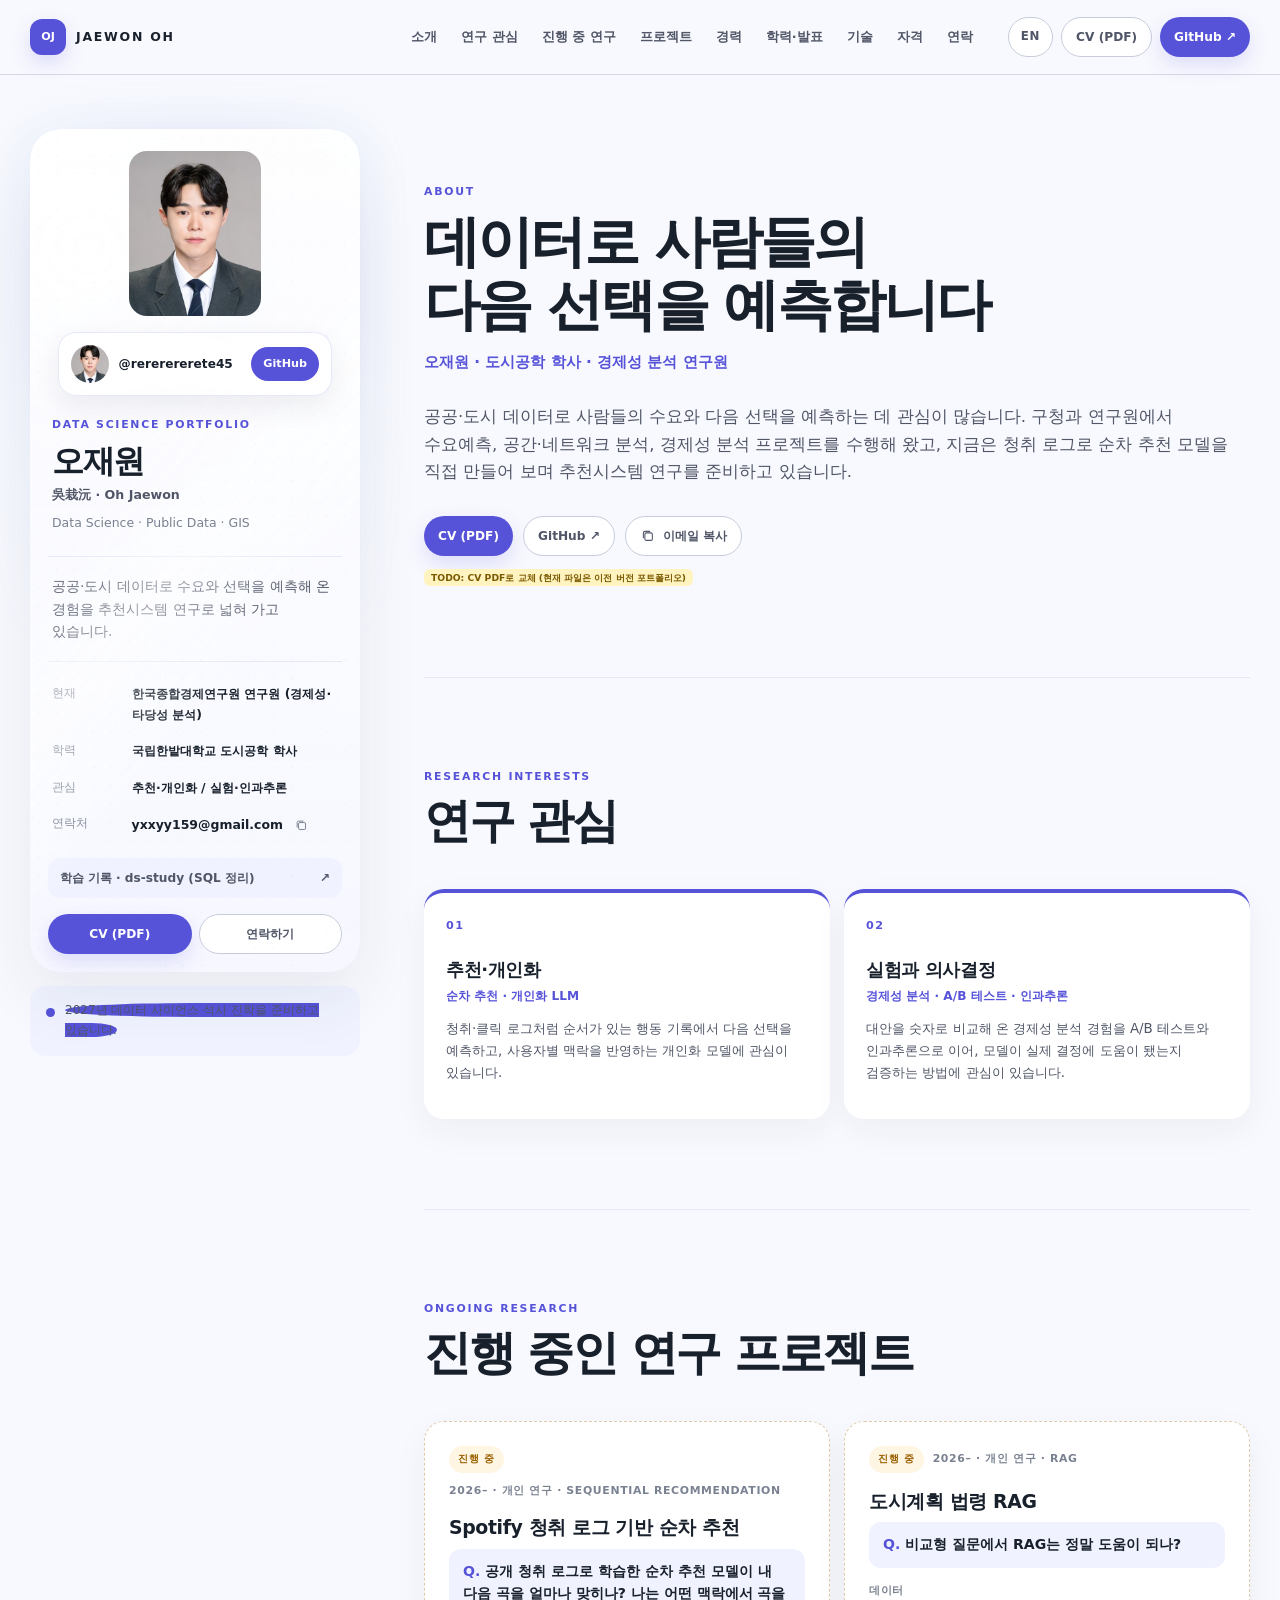
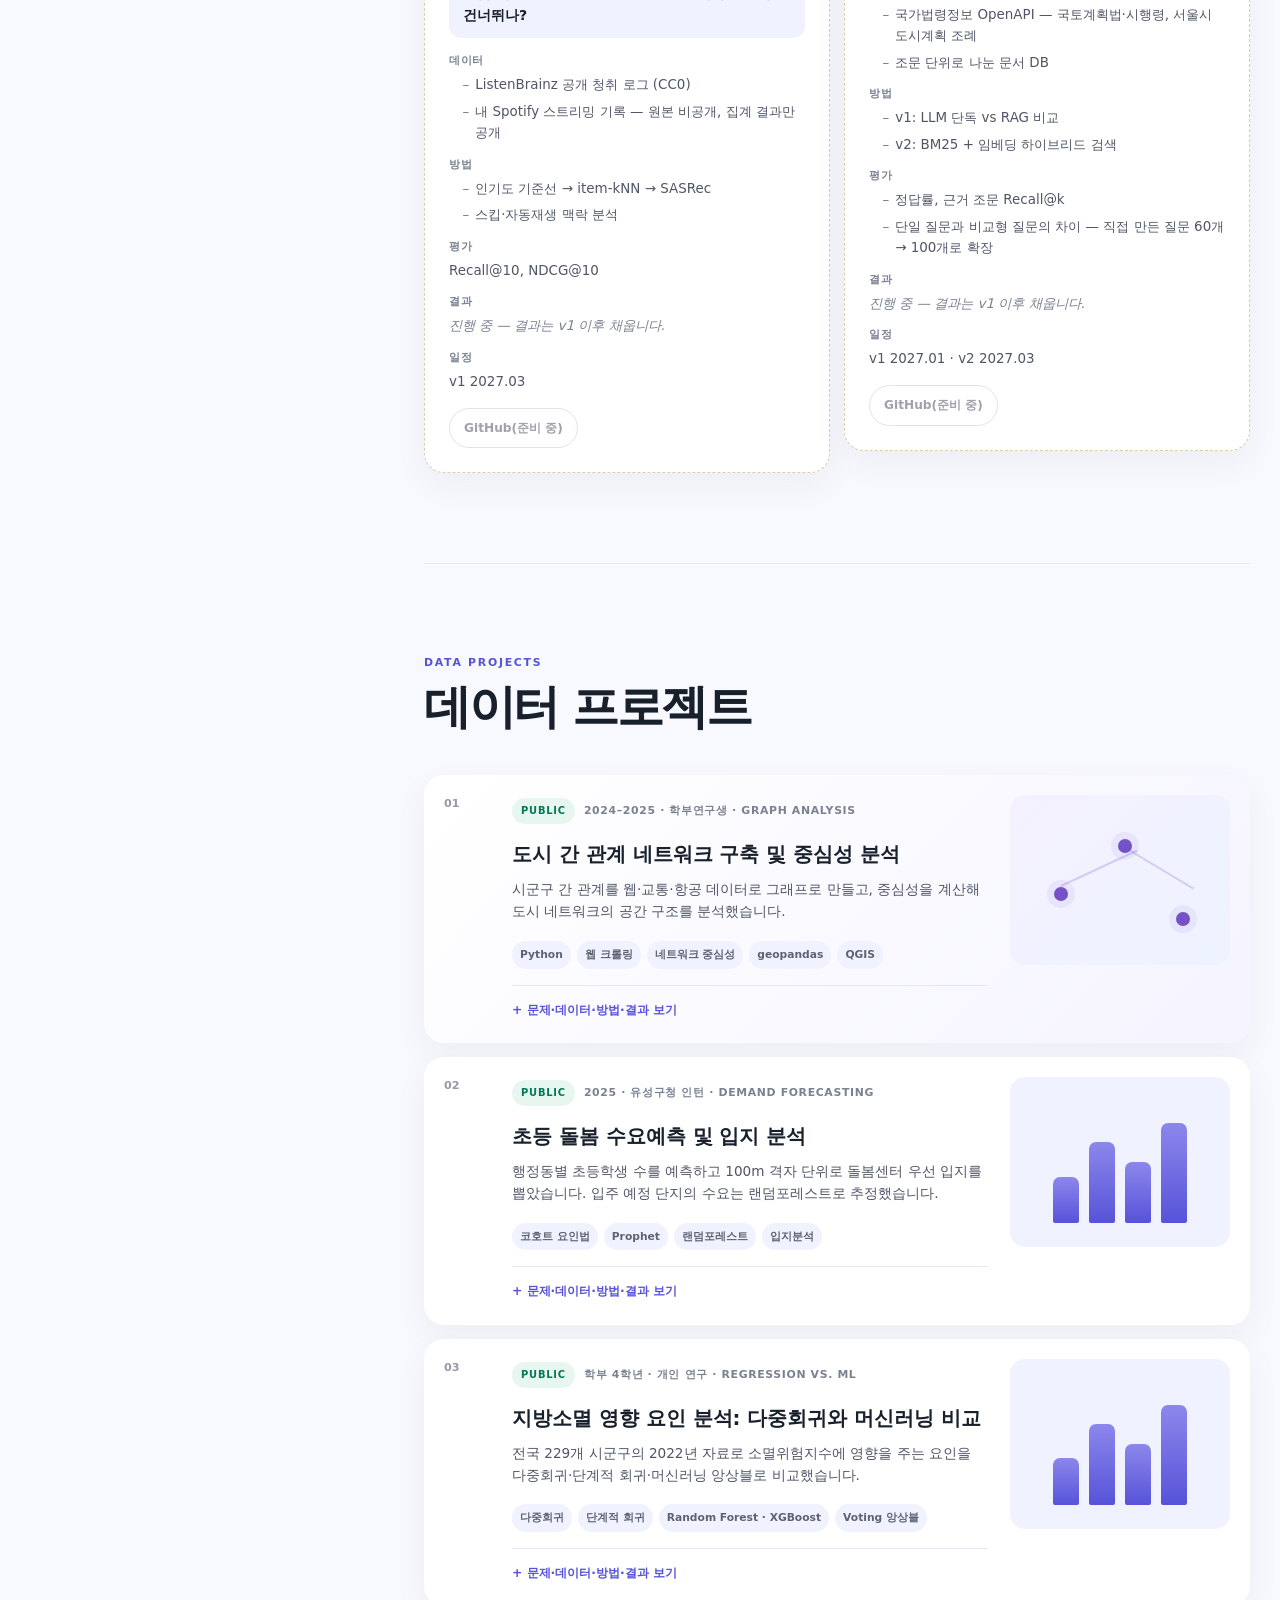
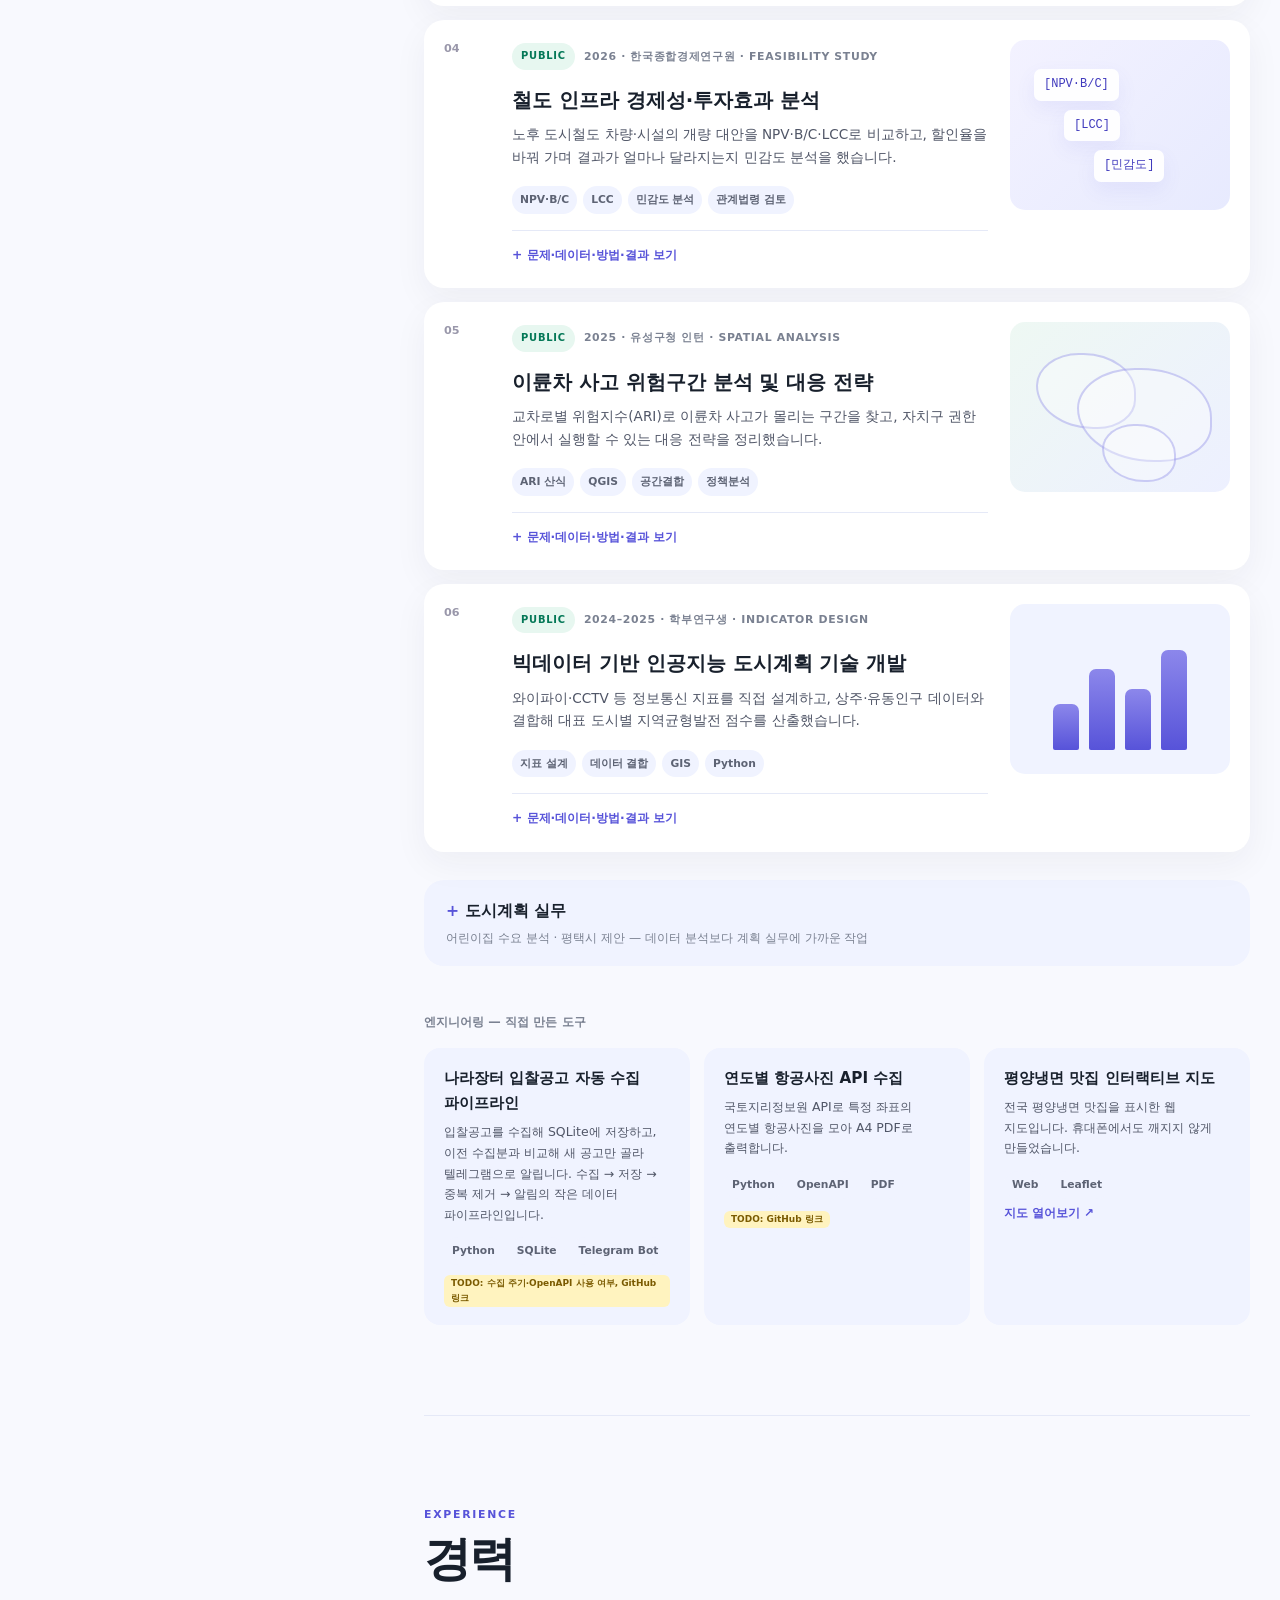
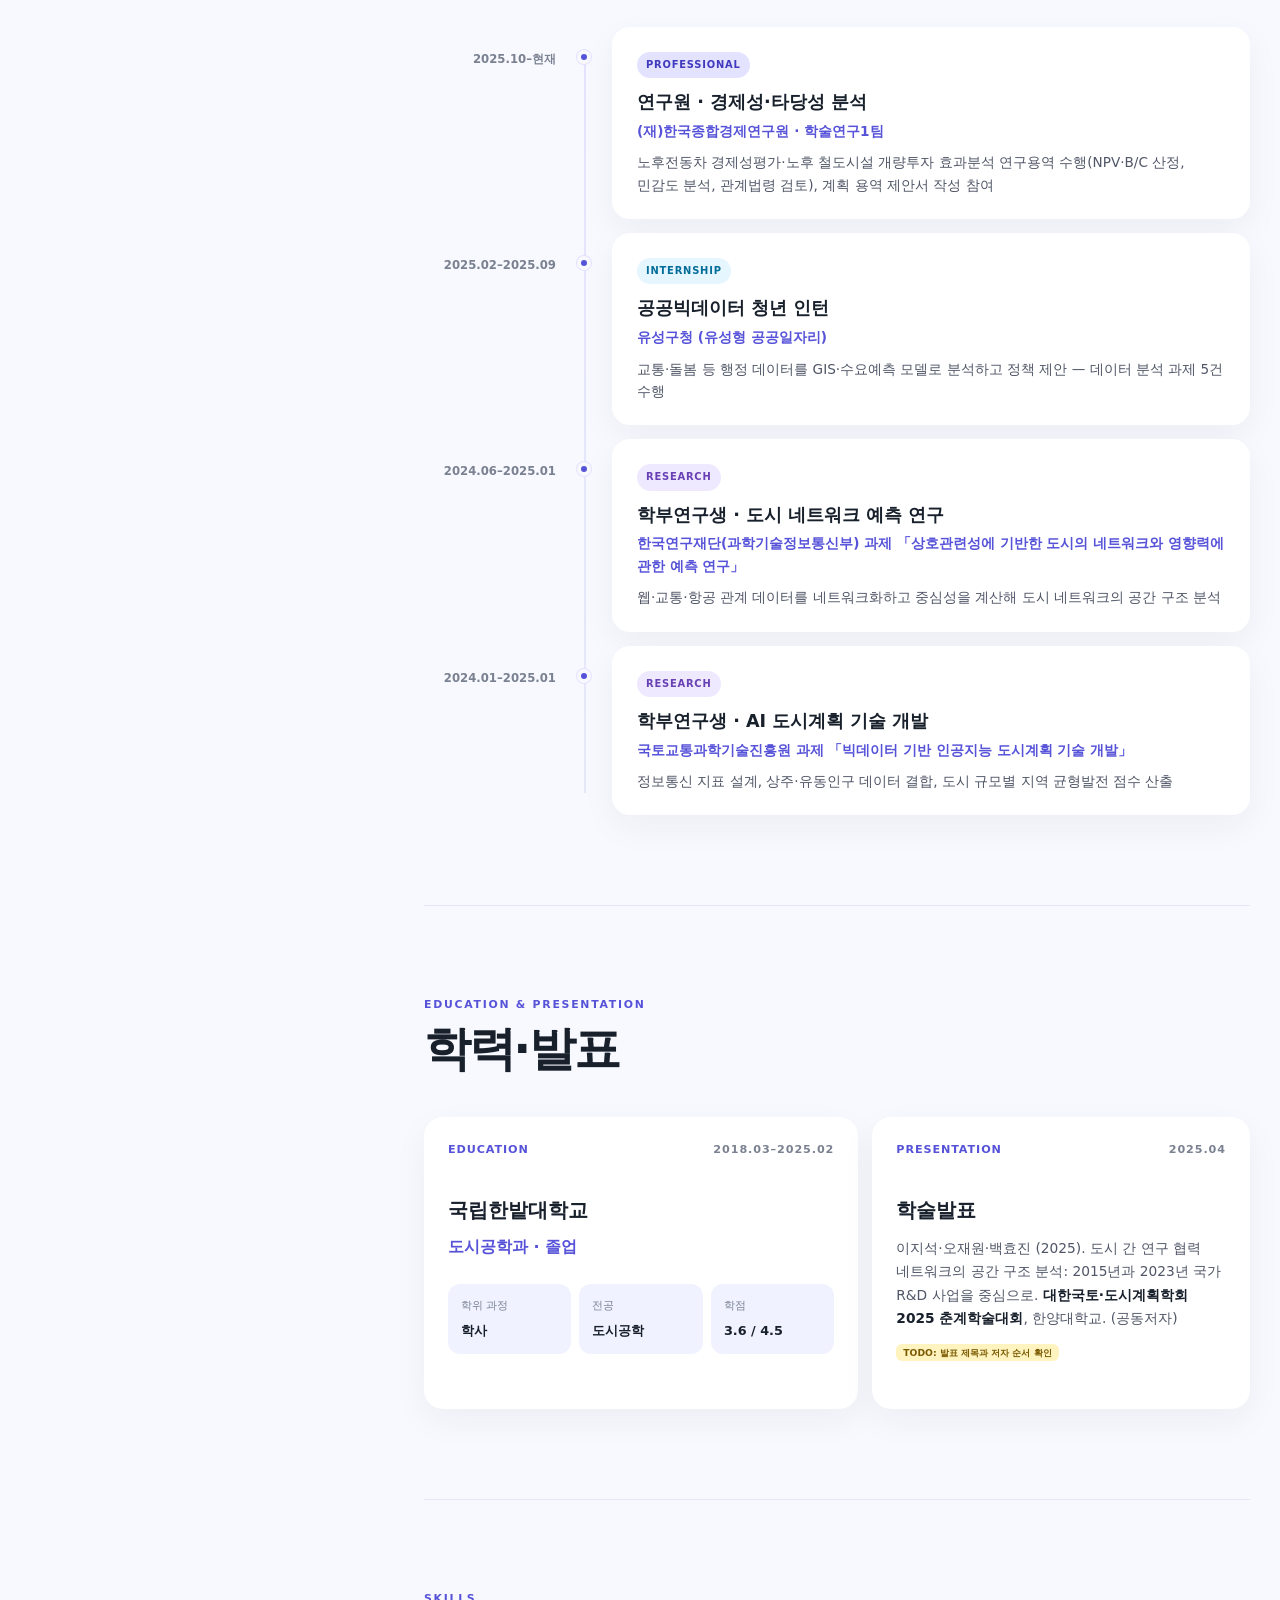
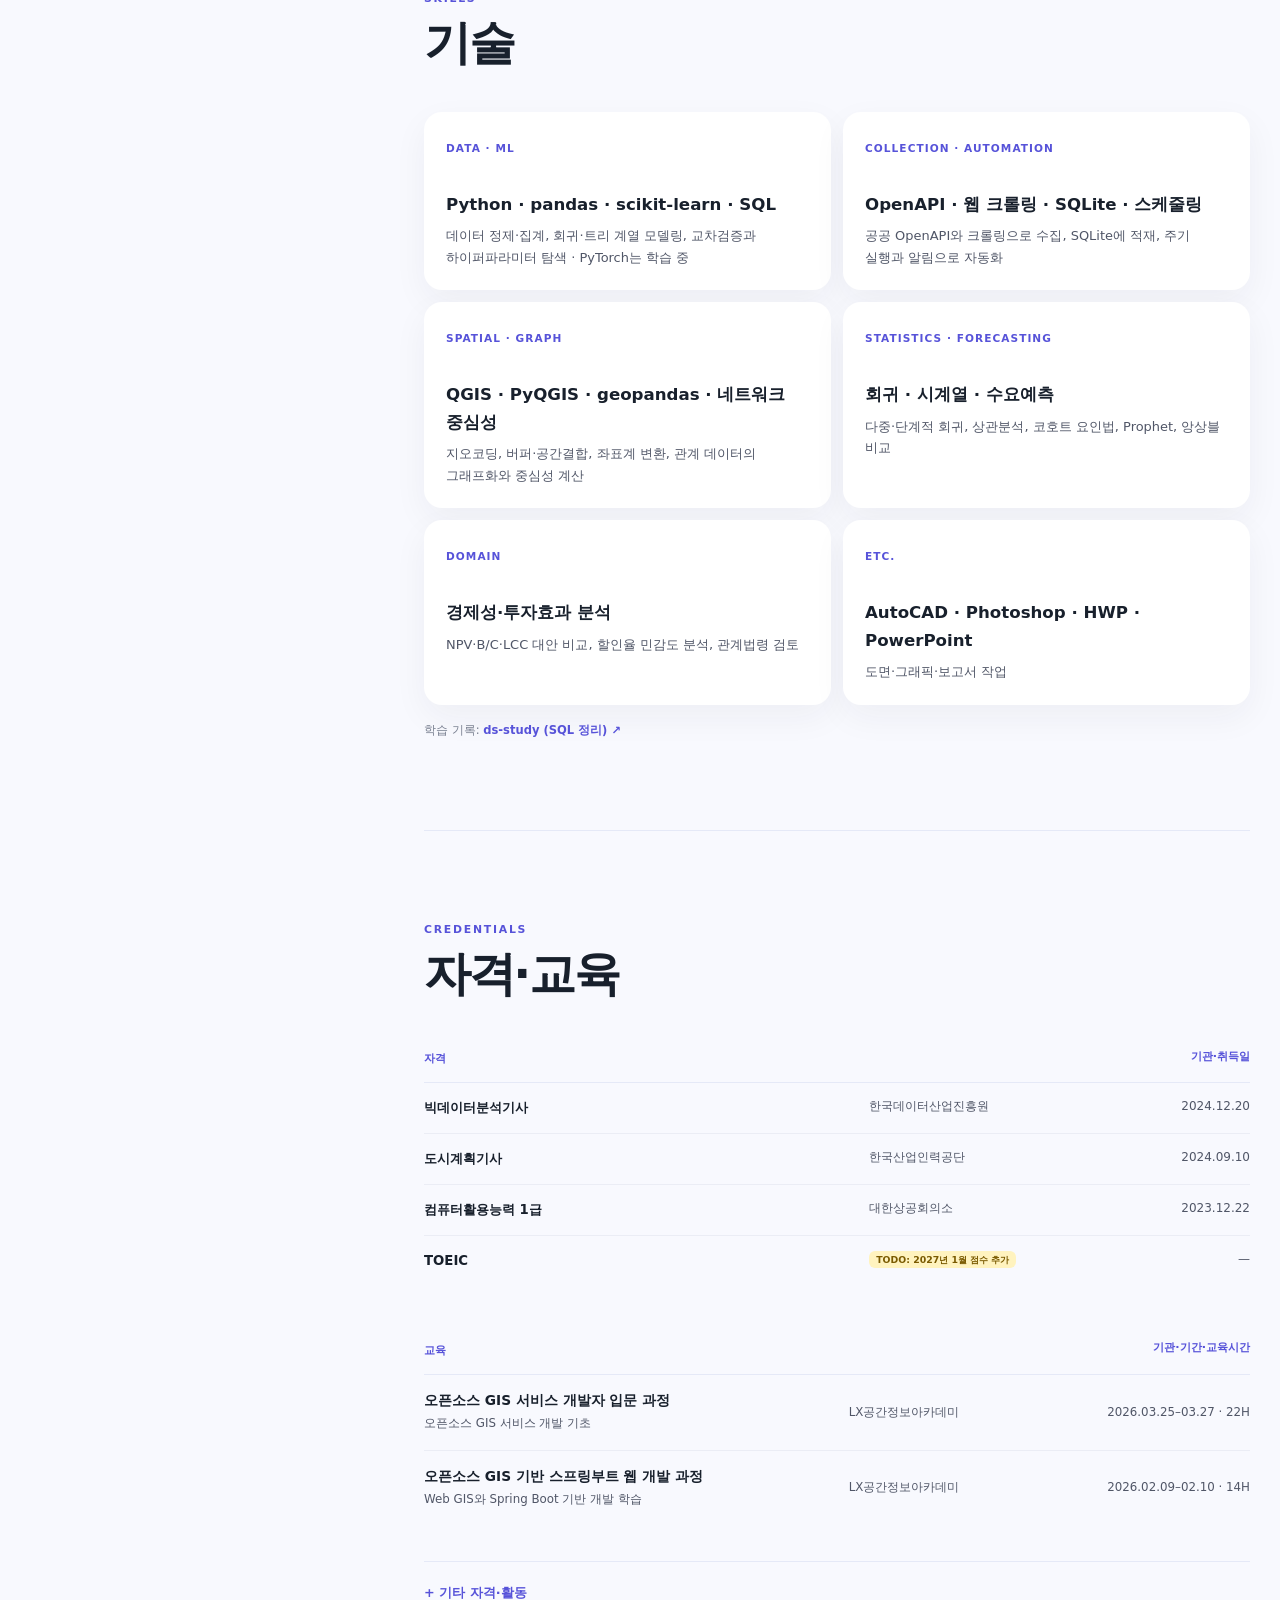
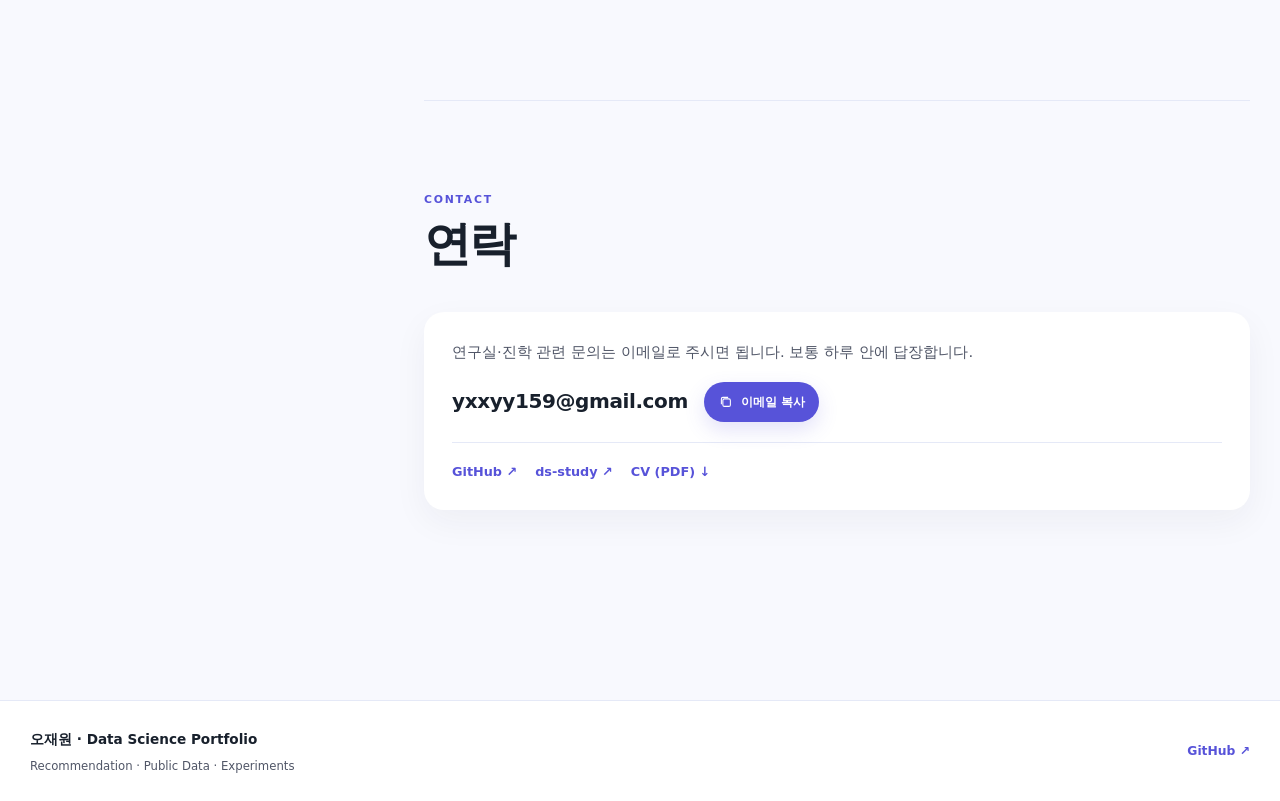
<file: index.html>
<!DOCTYPE html>
<html lang="ko">
<head>
  <meta charset="UTF-8">
  <meta name="viewport" content="width=device-width, initial-scale=1.0">
  <meta name="description" content="오재원 | Data Science Portfolio — 공공·도시 데이터로 수요와 선택을 예측해 온 경험을 추천시스템 연구로 잇는 데이터 사이언스 지망생">
  <title>오재원 | Data Science Portfolio</title>

  <!-- TODO: 저장소 이름을 바꾸면 아래 og:url 절대경로만 함께 수정 (나머지 경로는 모두 상대 경로) -->
  <meta property="og:type" content="website">
  <meta property="og:title" content="오재원 | Data Science Portfolio">
  <meta property="og:description" content="공공·도시 데이터로 수요와 선택을 예측해 온 경험을 추천시스템 연구로 잇는 데이터 사이언스 지망생의 포트폴리오">
  <meta property="og:url" content="https://rererererete45.github.io/rerererete45.github.io/">

  <link rel="stylesheet" href="style.css?v=20261110c">
  <script src="script.js?v=20261110c" defer></script>
  <style>
    /* 언어 전환 규칙은 외부 CSS가 캐시돼도 적용되도록 인라인으로 둔다 */
    html[data-lang="en"] .ko { display: none !important; }
    html:not([data-lang="en"]) .en { display: none !important; }
  </style>
</head>
<body>
  <a class="skip-link" href="#main"><span class="ko">본문으로 건너뛰기</span><span class="en">Skip to content</span></a>

  <header class="topbar">
    <div class="topbar-inner">
      <a class="wordmark" href="#top" aria-label="처음으로">
        <span class="wordmark-symbol">OJ</span>
        <span>JAEWON OH</span>
      </a>

      <nav class="desktop-nav" aria-label="주요 메뉴">
        <a href="#about"><span class="ko">소개</span><span class="en">About</span></a>
        <a href="#research"><span class="ko">연구 관심</span><span class="en">Interests</span></a>
        <a href="#ongoing"><span class="ko">진행 중 연구</span><span class="en">Ongoing</span></a>
        <a href="#projects"><span class="ko">프로젝트</span><span class="en">Projects</span></a>
        <a href="#experience"><span class="ko">경력</span><span class="en">Experience</span></a>
        <a href="#education"><span class="ko">학력·발표</span><span class="en">Education</span></a>
        <a href="#skills"><span class="ko">기술</span><span class="en">Skills</span></a>
        <a href="#credentials"><span class="ko">자격</span><span class="en">Credentials</span></a>
        <a href="#contact"><span class="ko">연락</span><span class="en">Contact</span></a>
      </nav>

      <div class="topbar-actions">
        <button class="lang-toggle" type="button" aria-pressed="false" aria-label="Switch to English">EN</button>
        <a class="button button-ghost" href="assets/Oh-Jaewon-Portfolio.pdf" download="오재원_포트폴리오.pdf">CV (PDF)</a>
        <a class="button button-primary" href="https://github.com/rererererete45" target="_blank" rel="noreferrer">
          GitHub ↗
        </a>
      </div>

      <button class="menu-button" type="button" aria-expanded="false" aria-controls="mobile-menu">
        <span></span><span></span><span></span>
        <span class="sr-only">메뉴 열기</span>
      </button>
    </div>

    <nav id="mobile-menu" class="mobile-menu" aria-label="모바일 메뉴">
      <a href="#about"><span class="ko">소개</span><span class="en">About</span></a>
      <a href="#research"><span class="ko">연구 관심</span><span class="en">Interests</span></a>
      <a href="#ongoing"><span class="ko">진행 중 연구</span><span class="en">Ongoing research</span></a>
      <a href="#projects"><span class="ko">프로젝트</span><span class="en">Projects</span></a>
      <a href="#experience"><span class="ko">경력</span><span class="en">Experience</span></a>
      <a href="#education"><span class="ko">학력·발표</span><span class="en">Education</span></a>
      <a href="#skills"><span class="ko">기술</span><span class="en">Skills</span></a>
      <a href="#credentials"><span class="ko">자격·교육</span><span class="en">Credentials</span></a>
      <a href="#contact"><span class="ko">연락</span><span class="en">Contact</span></a>
      <a href="assets/Oh-Jaewon-Portfolio.pdf" download="오재원_포트폴리오.pdf">CV (PDF)</a>
      <button class="lang-toggle" type="button" aria-pressed="false" aria-label="Switch to English">EN</button>
    </nav>
  </header>

  <main id="main">
    <div class="page-layout" id="top">
      <aside class="profile-column">
        <section class="profile-card-shell">
          <div class="profile-card-glow" aria-hidden="true"></div>

          <div class="profile-card">
            <div class="profile-card-inner">
              <div class="profile-card-shine" aria-hidden="true"></div>
              <div class="profile-card-grain" aria-hidden="true"></div>

              <div class="profile-monogram">
                <img src="assets/profile.jpg" width="400" height="500" alt="오재원 증명사진">
              </div>

              <div class="profile-userbar">
                <div class="profile-userbar-left">
                  <div class="mini-avatar" aria-hidden="true"><img src="assets/profile-sq.jpg" width="120" height="120" alt=""></div>
                  <div class="profile-usertext">
                    <strong>@rererererete45</strong>
                  </div>
                </div>
                <a class="contact-chip" href="https://github.com/rererererete45" target="_blank" rel="noreferrer">GitHub</a>
              </div>

              <div class="profile-copy">
                <p class="overline">DATA SCIENCE PORTFOLIO</p>
                <h1>오재원</h1>
                <p class="name-alt">吳栽沅 · Oh Jaewon</p>
                <p class="role">Data Science · Public Data · GIS</p>
              </div>

              <p class="profile-summary">
                <span class="ko">공공·도시 데이터로 수요와 선택을 예측해 온 경험을 추천시스템 연구로 넓혀 가고 있습니다.</span>
                <span class="en">Extending hands-on forecasting with public and urban data into research on recommender systems.</span>
              </p>

              <dl class="profile-facts">
                <div>
                  <dt><span class="ko">현재</span><span class="en">Now</span></dt>
                  <dd><span class="ko">한국종합경제연구원 연구원 (경제성·타당성 분석)</span><span class="en">Researcher, KIEC (feasibility analysis)</span></dd>
                </div>
                <div>
                  <dt><span class="ko">학력</span><span class="en">Degree</span></dt>
                  <dd><span class="ko">국립한밭대학교 도시공학 학사</span><span class="en">B.Eng. Urban Engineering, Hanbat National Univ.</span></dd>
                </div>
                <div>
                  <dt><span class="ko">관심</span><span class="en">Interests</span></dt>
                  <dd><span class="ko">추천·개인화 / 실험·인과추론</span><span class="en">Recommendation / Experiments &amp; causal inference</span></dd>
                </div>
                <div>
                  <dt><span class="ko">연락처</span><span class="en">Email</span></dt>
                  <dd class="copy-field">
                    <a href="mailto:yxxyy159@gmail.com">yxxyy159@gmail.com</a>
                    <button type="button" class="copy-button" data-copy="yxxyy159@gmail.com" aria-label="이메일 주소 복사">
                      <svg class="copy-button-icon" viewBox="0 0 20 20" aria-hidden="true">
                        <rect x="6.5" y="6.5" width="10" height="10" rx="2" fill="none" stroke="currentColor" stroke-width="1.4"/>
                        <path d="M4.5 13.5v-7a2 2 0 0 1 2-2h7" fill="none" stroke="currentColor" stroke-width="1.4"/>
                      </svg>
                      <span class="copy-button-label">복사됨</span>
                    </button>
                  </dd>
                </div>
              </dl>

              <div class="profile-links">
                <a href="https://github.com/rererererete45/ds-study" target="_blank" rel="noreferrer">
                  <span><span class="ko">학습 기록 · ds-study (SQL 정리)</span><span class="en">Study log · ds-study (SQL)</span></span><strong>↗</strong>
                </a>
              </div>

              <div class="profile-actions">
                <a class="button button-primary" href="assets/Oh-Jaewon-Portfolio.pdf" download="오재원_포트폴리오.pdf">CV (PDF)</a>
                <a class="button button-ghost" href="#contact"><span class="ko">연락하기</span><span class="en">Contact</span></a>
              </div>
            </div>
          </div>
        </section>

        <div class="availability">
          <span aria-hidden="true"></span>
          <p><span class="ko">2027년 데이터 사이언스 석사 진학을 준비하고 있습니다.</span><span class="en">Preparing for an M.S. in Data Science starting 2027.</span></p>
        </div>
      </aside>

      <div class="content-column">
        <section class="hero" id="about">
          <p class="section-label">ABOUT</p>

          <h2>
            <span class="ko">데이터로 사람들의<br>다음 선택을 예측합니다</span>
            <span class="en">Predicting people's<br>next choices from data</span>
          </h2>
          <p class="hero-tagline">
            <span class="ko">오재원 · 도시공학 학사 · 경제성 분석 연구원</span>
            <span class="en">Jaewon Oh · B.Eng. in Urban Engineering · Feasibility-analysis researcher</span>
          </p>

          <p class="hero-lead">
            <span class="ko">공공·도시 데이터로 사람들의 수요와 다음 선택을 예측하는 데 관심이 많습니다.
            구청과 연구원에서 수요예측, 공간·네트워크 분석, 경제성 분석 프로젝트를 수행해 왔고,
            지금은 청취 로그로 순차 추천 모델을 직접 만들어 보며 추천시스템 연구를 준비하고 있습니다.</span>
            <span class="en">I'm interested in predicting demand and people's next choices from public and urban data.
            I've worked on demand forecasting, spatial and network analysis and feasibility studies at a district office and a research institute,
            and I'm now building a sequential recommender from listening logs as I prepare for research in recommender systems.</span>
          </p>

          <div class="hero-actions">
            <a class="button button-primary" href="assets/Oh-Jaewon-Portfolio.pdf" download="오재원_포트폴리오.pdf">CV (PDF)</a>
            <a class="button button-ghost" href="https://github.com/rererererete45" target="_blank" rel="noreferrer">GitHub ↗</a>
            <button type="button" class="button button-ghost copy-button copy-button-wide" data-copy="yxxyy159@gmail.com" aria-label="이메일 주소 복사">
              <svg class="copy-button-icon" viewBox="0 0 20 20" aria-hidden="true">
                <rect x="6.5" y="6.5" width="10" height="10" rx="2" fill="none" stroke="currentColor" stroke-width="1.4"/>
                <path d="M4.5 13.5v-7a2 2 0 0 1 2-2h7" fill="none" stroke="currentColor" stroke-width="1.4"/>
              </svg>
              <span class="ko">이메일 복사</span><span class="en">Copy email</span>
              <span class="copy-button-label">복사됨</span>
            </button>
          </div>
          <p class="hero-note"><mark class="todo">TODO: CV PDF로 교체 (현재 파일은 이전 버전 포트폴리오)</mark></p>
        </section>

        <section class="resume-section" id="research">
          <header class="section-heading">
            <div>
              <p class="section-label">RESEARCH INTERESTS</p>
              <h2><span class="ko">연구 관심</span><span class="en">Research interests</span></h2>
            </div>
          </header>

          <div class="interest-grid">
            <article class="interest-card">
              <span class="interest-index">01</span>
              <h3><span class="ko">추천·개인화</span><span class="en">Recommendation &amp; personalisation</span></h3>
              <p class="interest-sub"><span class="ko">순차 추천 · 개인화 LLM</span><span class="en">Sequential recommendation · personalised LLMs</span></p>
              <p>
                <span class="ko">청취·클릭 로그처럼 순서가 있는 행동 기록에서 다음 선택을 예측하고, 사용자별 맥락을 반영하는 개인화 모델에 관심이 있습니다.</span>
                <span class="en">Predicting the next choice from ordered behaviour logs such as listening or click histories, and personalising models to each user's context.</span>
              </p>
            </article>
            <article class="interest-card">
              <span class="interest-index">02</span>
              <h3><span class="ko">실험과 의사결정</span><span class="en">Experiments &amp; decision-making</span></h3>
              <p class="interest-sub"><span class="ko">경제성 분석 · A/B 테스트 · 인과추론</span><span class="en">Feasibility analysis · A/B testing · causal inference</span></p>
              <p>
                <span class="ko">대안을 숫자로 비교해 온 경제성 분석 경험을 A/B 테스트와 인과추론으로 이어, 모델이 실제 결정에 도움이 됐는지 검증하는 방법에 관심이 있습니다.</span>
                <span class="en">Extending feasibility analysis, where alternatives are compared in numbers, to A/B testing and causal inference that verify whether a model actually improved a decision.</span>
              </p>
            </article>
          </div>
        </section>

        <section class="resume-section" id="ongoing">
          <header class="section-heading">
            <div>
              <p class="section-label">ONGOING RESEARCH</p>
              <h2><span class="ko">진행 중인 연구 프로젝트</span><span class="en">Ongoing research projects</span></h2>
            </div>
          </header>

          <div class="ongoing-list">
            <article class="ongoing-card">
              <div class="project-meta">
                <span class="status status-amber"><span class="ko">진행 중</span><span class="en">In progress</span></span>
                <span>2026– · <span class="ko">개인 연구</span><span class="en">Independent</span> · Sequential Recommendation</span>
              </div>
              <h3><span class="ko">Spotify 청취 로그 기반 순차 추천</span><span class="en">Sequential recommendation from Spotify listening logs</span></h3>
              <p class="ongoing-question">
                <span class="ko">공개 청취 로그로 학습한 순차 추천 모델이 내 다음 곡을 얼마나 맞히나? 나는 어떤 맥락에서 곡을 건너뛰나?</span>
                <span class="en">How well does a sequential model trained on public listening logs predict my next track, and in which contexts do I skip?</span>
              </p>
              <dl class="project-detail-body ongoing-body">
                <div>
                  <dt><span class="ko">데이터</span><span class="en">Data</span></dt>
                  <dd><ul>
                    <li>ListenBrainz 공개 청취 로그 (CC0)</li>
                    <li>내 Spotify 스트리밍 기록 — 원본 비공개, 집계 결과만 공개</li>
                  </ul></dd>
                </div>
                <div>
                  <dt><span class="ko">방법</span><span class="en">Method</span></dt>
                  <dd><ul>
                    <li>인기도 기준선 → item-kNN → SASRec</li>
                    <li>스킵·자동재생 맥락 분석</li>
                  </ul></dd>
                </div>
                <div>
                  <dt><span class="ko">평가</span><span class="en">Evaluation</span></dt>
                  <dd>Recall@10, NDCG@10</dd>
                </div>
                <div>
                  <dt><span class="ko">결과</span><span class="en">Results</span></dt>
                  <dd class="pending"><span class="ko">진행 중 — 결과는 v1 이후 채웁니다.</span><span class="en">Pending — to be filled after v1.</span></dd>
                </div>
                <div>
                  <dt><span class="ko">일정</span><span class="en">Timeline</span></dt>
                  <dd>v1 2027.03</dd>
                </div>
              </dl>
              <div class="ongoing-links">
                <span class="button button-ghost is-disabled" aria-disabled="true">GitHub <span class="ko">(준비 중)</span><span class="en">(coming soon)</span></span>
              </div>
            </article>

            <article class="ongoing-card">
              <div class="project-meta">
                <span class="status status-amber"><span class="ko">진행 중</span><span class="en">In progress</span></span>
                <span>2026– · <span class="ko">개인 연구</span><span class="en">Independent</span> · RAG</span>
              </div>
              <h3><span class="ko">도시계획 법령 RAG</span><span class="en">RAG over Korean urban-planning statutes</span></h3>
              <p class="ongoing-question">
                <span class="ko">비교형 질문에서 RAG는 정말 도움이 되나?</span>
                <span class="en">Does retrieval actually help on comparative questions?</span>
              </p>
              <dl class="project-detail-body ongoing-body">
                <div>
                  <dt><span class="ko">데이터</span><span class="en">Data</span></dt>
                  <dd><ul>
                    <li>국가법령정보 OpenAPI — 국토계획법·시행령, 서울시 도시계획 조례</li>
                    <li>조문 단위로 나눈 문서 DB</li>
                  </ul></dd>
                </div>
                <div>
                  <dt><span class="ko">방법</span><span class="en">Method</span></dt>
                  <dd><ul>
                    <li>v1: LLM 단독 vs RAG 비교</li>
                    <li>v2: BM25 + 임베딩 하이브리드 검색</li>
                  </ul></dd>
                </div>
                <div>
                  <dt><span class="ko">평가</span><span class="en">Evaluation</span></dt>
                  <dd><ul>
                    <li>정답률, 근거 조문 Recall@k</li>
                    <li>단일 질문과 비교형 질문의 차이 — 직접 만든 질문 60개 → 100개로 확장</li>
                  </ul></dd>
                </div>
                <div>
                  <dt><span class="ko">결과</span><span class="en">Results</span></dt>
                  <dd class="pending"><span class="ko">진행 중 — 결과는 v1 이후 채웁니다.</span><span class="en">Pending — to be filled after v1.</span></dd>
                </div>
                <div>
                  <dt><span class="ko">일정</span><span class="en">Timeline</span></dt>
                  <dd>v1 2027.01 · v2 2027.03</dd>
                </div>
              </dl>
              <div class="ongoing-links">
                <span class="button button-ghost is-disabled" aria-disabled="true">GitHub <span class="ko">(준비 중)</span><span class="en">(coming soon)</span></span>
              </div>
            </article>
          </div>
        </section>

        <section class="resume-section" id="projects">
          <header class="section-heading">
            <div>
              <p class="section-label">DATA PROJECTS</p>
              <h2><span class="ko">데이터 프로젝트</span><span class="en">Data projects</span></h2>
            </div>
          </header>

          <div class="project-list">
            <article class="project-card project-featured">
              <div class="project-index">01</div>
              <div class="project-copy">
                <div class="project-meta">
                  <span class="status status-green">PUBLIC</span>
                  <span>2024–2025 · <span class="ko">학부연구생</span><span class="en">Undergraduate researcher</span> · Graph Analysis</span>
                </div>
                <h3><span class="ko">도시 간 관계 네트워크 구축 및 중심성 분석</span><span class="en">Inter-city relational network &amp; centrality analysis</span></h3>
                <p>
                  <span class="ko">시군구 간 관계를 웹·교통·항공 데이터로 그래프로 만들고, 중심성을 계산해 도시 네트워크의 공간 구조를 분석했습니다.</span>
                  <span class="en">Built a graph of relations between districts from web, transport and flight data, and analysed the spatial structure of the city network with centrality measures.</span>
                </p>
                <div class="tag-list">
                  <span>Python</span><span>웹 크롤링</span><span>네트워크 중심성</span><span>geopandas</span><span>QGIS</span>
                </div>

                <details class="project-detail">
                  <summary><span class="ko">문제·데이터·방법·결과 보기</span><span class="en">Problem · data · method · results</span></summary>

                  <figure class="method-diagram">
                    <figcaption>분석 프로세스</figcaption>
                    <div class="flow-diagram" role="img" aria-label="분석 프로세스: 관계 데이터 구축 → 네트워크 중심성 계산 → 공간 시각화 → 두 시점 비교">
                      <span class="flow-step">관계 데이터 구축</span>
                      <span class="flow-arrow" aria-hidden="true">→</span>
                      <span class="flow-step">중심성 계산</span>
                      <span class="flow-arrow" aria-hidden="true">→</span>
                      <span class="flow-step">공간 시각화</span>
                      <span class="flow-arrow" aria-hidden="true">→</span>
                      <span class="flow-step">두 시점 비교</span>
                    </div>
                  </figure>

                  <dl class="project-detail-body">
                    <div>
                      <dt>문제</dt>
                      <dd><ul>
                        <li>도시 간 상호작용을 어떻게 정량화하고, 어느 도시가 네트워크의 중심인지 공간적으로 보일 수 있는가</li>
                        <li>한국연구재단 과제 「상호관련성에 기반한 도시의 네트워크와 영향력에 관한 예측 연구」의 일부</li>
                      </ul></dd>
                    </div>
                    <div>
                      <dt>데이터</dt>
                      <dd><ul>
                        <li>국가 도메인(.kr) 웹사이트 간 하이퍼링크 연결관계 — 직접 크롤링해 구축</li>
                        <li>철도 이동·교통량 등 교통 관계, 국내 항공편 연결관계</li>
                        <li>학회 발표에서는 2015년·2023년 국가 R&amp;D 사업 자료로 도시 간 연구 협력 관계 구축</li>
                      </ul></dd>
                    </div>
                    <div>
                      <dt>방법</dt>
                      <dd><ul>
                        <li>시군구를 노드, 관계를 엣지로 하는 네트워크 데이터 구축</li>
                        <li>Python으로 네트워크 중심성 계산</li>
                        <li>QGIS·geopandas로 중심성을 지도에 표시, 2015년과 2023년 두 시점 비교</li>
                      </ul></dd>
                    </div>
                    <div>
                      <dt>결과</dt>
                      <dd><ul>
                        <li>과제 결과는 비공개. 공개 범위는 2025년 4월 대한국토·도시계획학회 춘계학술대회 발표(공동저자)</li>
                        <li><mark class="todo">TODO: 결과 수치 (발표 자료에서 공개 가능한 중심성 값·순위 변화)</mark></li>
                      </ul></dd>
                    </div>
                    <div>
                      <dt>내 역할</dt>
                      <dd><ul>
                        <li>하이퍼링크 관계 데이터 크롤링·구축, 중심성 계산, 공간 시각화</li>
                        <li>학회 발표 공동저자</li>
                      </ul></dd>
                    </div>
                  </dl>
                </details>
              </div>
              <div class="project-preview preview-network" aria-hidden="true">
                <i></i><i></i><i></i>
              </div>
            </article>

            <article class="project-card">
              <div class="project-index">02</div>
              <div class="project-copy">
                <div class="project-meta">
                  <span class="status status-green">PUBLIC</span>
                  <span>2025 · <span class="ko">유성구청 인턴</span><span class="en">Intern, Yuseong-gu Office</span> · Demand Forecasting</span>
                </div>
                <h3><span class="ko">초등 돌봄 수요예측 및 입지 분석</span><span class="en">Demand forecasting &amp; site selection for after-school care</span></h3>
                <p>
                  <span class="ko">행정동별 초등학생 수를 예측하고 100m 격자 단위로 돌봄센터 우선 입지를 뽑았습니다. 입주 예정 단지의 수요는 랜덤포레스트로 추정했습니다.</span>
                  <span class="en">Forecast primary-school population by neighbourhood, ranked care-centre sites on a 100 m grid, and estimated demand from upcoming housing with a random forest.</span>
                </p>
                <div class="tag-list">
                  <span>코호트 요인법</span><span>Prophet</span><span>랜덤포레스트</span><span>입지분석</span>
                </div>

                <details class="project-detail">
                  <summary><span class="ko">문제·데이터·방법·결과 보기</span><span class="en">Problem · data · method · results</span></summary>

                  <figure class="method-diagram">
                    <figcaption>분석 프로세스</figcaption>
                    <div class="flow-diagram" role="img" aria-label="분석 프로세스: 데이터 수집·정제 → 코호트 요인법·Prophet 수요예측 → 가중점수 기반 입지 공간분석 → 신규단지 랜덤포레스트 추정">
                      <span class="flow-step">데이터 수집·정제</span>
                      <span class="flow-arrow" aria-hidden="true">→</span>
                      <span class="flow-step">수요예측(코호트·Prophet)</span>
                      <span class="flow-arrow" aria-hidden="true">→</span>
                      <span class="flow-step">가중점수 입지분석</span>
                      <span class="flow-arrow" aria-hidden="true">→</span>
                      <span class="flow-step">신규단지 RF 추정</span>
                    </div>
                  </figure>

                  <dl class="project-detail-body">
                    <div>
                      <dt>문제</dt>
                      <dd><ul>
                        <li>돌봄 시설이 입주 뒤에 설치되어 생기는 공백을 줄이려면, 어디에 먼저 두어야 하는가</li>
                        <li>공공 빅데이터 표준분석모델을 유성구 자료에 적용</li>
                      </ul></dd>
                    </div>
                    <div>
                      <dt>데이터</dt>
                      <dd><ul>
                        <li>행정기관코드, 인구이동 통계, 격자 단위 초등학생 수</li>
                        <li>초등학교·지역아동센터 등 시설 분포, 신규 단지 정보</li>
                      </ul></dd>
                    </div>
                    <div>
                      <dt>방법</dt>
                      <dd>
                        <ul>
                          <li>코호트 요인법·Prophet 시계열로 행정동별 초등학생 수 예측</li>
                          <li>아동 수·주거밀도·학교 접근성·유사시설 접근성을 구간화해 격자별 입지 점수 산출</li>
                          <li>신규 단지는 사전 학습된 랜덤포레스트 회귀 모델로 초등학생 수 추정, 반경 1km 내 우선 입지까지 거리 분석</li>
                        </ul>
                        <div class="formula-box">
                          <p class="formula">입지점수 = 아동수 + 주거밀도 + 학교접근성 − 유사돌봄시설 접근성</p>
                          <p class="formula-note">각 요소를 10/7/3등분으로 구간화한 뒤 FGI·AHP 기반 가중치를 반영해 격자별 종합점수를 산출</p>
                        </div>
                      </dd>
                    </div>
                    <div>
                      <dt>결과</dt>
                      <dd><ul>
                        <li>행정동별 설치 우선순위와 신규 단지별 적정 입지 거리를 정리해 개발계획 기초자료로 제공</li>
                        <li><mark class="todo">TODO: 결과 수치 (예측 오차, 우선순위 상위 행정동 등 공개 가능한 값)</mark></li>
                      </ul></dd>
                    </div>
                    <div>
                      <dt>내 역할</dt>
                      <dd><ul>
                        <li>표준분석모델의 지역 데이터 구축·적용, 결과 해석</li>
                      </ul></dd>
                    </div>
                  </dl>
                </details>
              </div>
              <div class="project-preview preview-chart" aria-hidden="true">
                <i></i><i></i><i></i><i></i>
              </div>
            </article>

            <article class="project-card">
              <div class="project-index">03</div>
              <div class="project-copy">
                <div class="project-meta">
                  <span class="status status-green">PUBLIC</span>
                  <span><span class="ko">학부 4학년 · 개인 연구</span><span class="en">Senior year · independent</span> · Regression vs. ML</span>
                </div>
                <h3><span class="ko">지방소멸 영향 요인 분석: 다중회귀와 머신러닝 비교</span><span class="en">Drivers of regional decline: regression vs. machine learning</span></h3>
                <p>
                  <span class="ko">전국 229개 시군구의 2022년 자료로 소멸위험지수에 영향을 주는 요인을 다중회귀·단계적 회귀·머신러닝 앙상블로 비교했습니다.</span>
                  <span class="en">Compared multiple regression, stepwise regression and ML ensembles on 37 variables for 229 districts to explain the regional-extinction risk index.</span>
                </p>
                <div class="tag-list">
                  <span>다중회귀</span><span>단계적 회귀</span><span>Random Forest · XGBoost</span><span>Voting 앙상블</span>
                </div>

                <details class="project-detail">
                  <summary><span class="ko">문제·데이터·방법·결과 보기</span><span class="en">Problem · data · method · results</span></summary>

                  <figure class="method-diagram">
                    <figcaption>분석 프로세스</figcaption>
                    <div class="flow-diagram" role="img" aria-label="분석 프로세스: 문헌 고찰·변수 선정 → 데이터 구축·전처리 → 회귀분석·머신러닝 모델 구축 → 모델 평가·비교">
                      <span class="flow-step">문헌 고찰·변수 선정</span>
                      <span class="flow-arrow" aria-hidden="true">→</span>
                      <span class="flow-step">데이터 구축·전처리</span>
                      <span class="flow-arrow" aria-hidden="true">→</span>
                      <span class="flow-step">회귀·머신러닝 모델 구축</span>
                      <span class="flow-arrow" aria-hidden="true">→</span>
                      <span class="flow-step">모델 평가·비교</span>
                    </div>
                  </figure>

                  <dl class="project-detail-body">
                    <div>
                      <dt>문제</dt>
                      <dd><ul>
                        <li>어떤 지역 특성이 지방소멸 위험을 높이거나 낮추는가, 그리고 전통적 회귀와 머신러닝은 같은 답을 내는가</li>
                        <li>기존 연구의 주거·고용 변수에 교육 인프라와 외국인 인구 변수를 더해 범위 확장</li>
                      </ul></dd>
                    </div>
                    <div>
                      <dt>데이터</dt>
                      <dd>
                        <ul>
                          <li>전국 시군구 229개, 2022년 자료</li>
                          <li>KDI 경제정보센터 지역발전지수(2022)를 참고해 독립변수 37개 구축 (주거·인구, 경제활동·고용, 의료·안전, 인프라·환경, 사회·여가, 교육)</li>
                        </ul>
                        <div class="formula-box">
                          <p class="formula">소멸위험지수 = 20~39세 여성인구 / 65세 이상 인구</p>
                          <p class="formula-note">종속변수 · 일본 마스다 보고서에서 처음 제안된 지표</p>
                        </div>
                      </dd>
                    </div>
                    <div>
                      <dt>방법</dt>
                      <dd><ul>
                        <li>결측치(평균값 대체)·이상치 처리, 데이터 스케일링</li>
                        <li>다중회귀: 상관분석과 VIF로 37개 변수를 8개로 축소</li>
                        <li>단계적 회귀: 전진선택법과 후진제거법을 결합해 12단계로 변수 선택</li>
                        <li>머신러닝: GBC·Random Forest·XGBoost를 RandomizedSearchCV로 최적화, Stratified K-Fold로 검증, Hard·Soft Voting 앙상블 비교</li>
                      </ul></dd>
                    </div>
                    <div>
                      <dt>결과</dt>
                      <dd><ul>
                        <li>다중회귀 R² 0.849, 단계적 회귀 R² 0.909, Soft Voting 앙상블 F1(weighted) 0.892 — Soft Voting을 최종 모델로 선정</li>
                        <li>세 방법 모두에서 주거·인구, 경제활동·고용, 교육 변수가 유의</li>
                        <li>빈집 비율·노후주택 비율·독거노인가구 비율이 높을수록 위험 증가, 유치원 취원율·경제활동참가율이 높을수록 위험 감소</li>
                        <li>머신러닝 변수 중요도: 1인가구 비율, 유치원 취원율, 1인당 녹지면적 순</li>
                      </ul></dd>
                    </div>
                    <div>
                      <dt>내 역할</dt>
                      <dd><ul>
                        <li>개인 연구 — 변수 설계, 데이터 구축, 모델링, 결과 해석 전부</li>
                      </ul></dd>
                    </div>
                  </dl>
                </details>
              </div>
              <div class="project-preview preview-chart" aria-hidden="true">
                <i></i><i></i><i></i><i></i>
              </div>
            </article>

            <article class="project-card">
              <div class="project-index">04</div>
              <div class="project-copy">
                <div class="project-meta">
                  <span class="status status-green">PUBLIC</span>
                  <span>2026 · <span class="ko">한국종합경제연구원</span><span class="en">KIEC</span> · Feasibility Study</span>
                </div>
                <h3><span class="ko">철도 인프라 경제성·투자효과 분석</span><span class="en">Economic feasibility of ageing rail infrastructure</span></h3>
                <p>
                  <span class="ko">노후 도시철도 차량·시설의 개량 대안을 NPV·B/C·LCC로 비교하고, 할인율을 바꿔 가며 결과가 얼마나 달라지는지 민감도 분석을 했습니다.</span>
                  <span class="en">Compared renewal alternatives for ageing metro rolling stock and facilities with NPV, B/C and LCC, and ran discount-rate sensitivity analyses.</span>
                </p>
                <div class="tag-list">
                  <span>NPV·B/C</span><span>LCC</span><span>민감도 분석</span><span>관계법령 검토</span>
                </div>

                <details class="project-detail">
                  <summary><span class="ko">문제·데이터·방법·결과 보기</span><span class="en">Problem · data · method · results</span></summary>

                  <figure class="method-diagram">
                    <figcaption>분석 프로세스</figcaption>
                    <div class="flow-diagram" role="img" aria-label="분석 프로세스: 노후화·성능평가 체계 비교 → 잔존수명·수리한계비용 산정 → NPV·B/C·LCC 대안 비교 → 할인율 민감도 분석">
                      <span class="flow-step">노후화·성능평가 체계 비교</span>
                      <span class="flow-arrow" aria-hidden="true">→</span>
                      <span class="flow-step">잔존수명·수리한계비용 산정</span>
                      <span class="flow-arrow" aria-hidden="true">→</span>
                      <span class="flow-step">NPV·B/C·LCC 대안 비교</span>
                      <span class="flow-arrow" aria-hidden="true">→</span>
                      <span class="flow-step">할인율 민감도 분석</span>
                    </div>
                  </figure>

                  <dl class="project-detail-body">
                    <div>
                      <dt>문제</dt>
                      <dd><ul>
                        <li>노후 전동차와 철도시설을 언제, 어떤 범위로 개량·교체하는 것이 경제적인가</li>
                        <li>연구용역 두 건(노후전동차 경제성평가, 노후 철도시설 개량투자 효과분석)</li>
                      </ul></dd>
                    </div>
                    <div>
                      <dt>데이터</dt>
                      <dd><ul>
                        <li>선행 3개년 노후화·성능평가 보고서, 정밀안전진단 잔존수명</li>
                        <li>발주처 제공 자료 — 비공개</li>
                      </ul></dd>
                    </div>
                    <div>
                      <dt>방법</dt>
                      <dd><ul>
                        <li>선행 보고서의 노후화 모델·성능평가 체계 변화 비교 검토</li>
                        <li>잔존수명 → 대수선 범위 선정 → 경제적 수리한계비용 산정</li>
                        <li>대안별 NPV·B/C·LCC 산정·비교, 실질할인율을 바꿔 가며 민감도 분석</li>
                        <li>생애주기비용(LCC) 모델 구조 분석 및 호선별 재구성</li>
                        <li>관계법령 검토: 인용된 철도안전법·관련 고시를 현행 기준으로 갱신, 개정으로 바뀐 별표 조항 번호 정정</li>
                      </ul></dd>
                    </div>
                    <div>
                      <dt>결과</dt>
                      <dd><ul>
                        <li>발주처 용역이라 수치·보고서는 비공개. 방법과 역할만 기재</li>
                        <li><mark class="todo">TODO: 공개 가능 여부 확인 — 대안 수, 분석 기간, 민감도 범위 등 일반화된 수치를 쓸 수 있는지</mark></li>
                      </ul></dd>
                    </div>
                    <div>
                      <dt>내 역할</dt>
                      <dd><ul>
                        <li>발주처 자료요청 목록 정리, 착수보고 자료 작성, 보고서 작성·수정</li>
                        <li>NPV·B/C·LCC 산정과 민감도 분석, LCC 모델 재구성, 관계법령 현행화</li>
                      </ul></dd>
                    </div>
                  </dl>
                </details>
              </div>
              <div class="project-preview preview-document" aria-hidden="true">
                <i>[NPV·B/C]</i><i>[LCC]</i><i>[민감도]</i>
              </div>
            </article>

            <article class="project-card">
              <div class="project-index">05</div>
              <div class="project-copy">
                <div class="project-meta">
                  <span class="status status-green">PUBLIC</span>
                  <span>2025 · <span class="ko">유성구청 인턴</span><span class="en">Intern, Yuseong-gu Office</span> · Spatial Analysis</span>
                </div>
                <h3><span class="ko">이륜차 사고 위험구간 분석 및 대응 전략</span><span class="en">Motorcycle accident hotspot analysis &amp; response strategy</span></h3>
                <p>
                  <span class="ko">교차로별 위험지수(ARI)로 이륜차 사고가 몰리는 구간을 찾고, 자치구 권한 안에서 실행할 수 있는 대응 전략을 정리했습니다.</span>
                  <span class="en">Located motorcycle-accident hotspots with an intersection risk index (ARI) and proposed countermeasures within the district's authority.</span>
                </p>
                <div class="tag-list">
                  <span>ARI 산식</span><span>QGIS</span><span>공간결합</span><span>정책분석</span>
                </div>

                <details class="project-detail">
                  <summary><span class="ko">문제·데이터·방법·결과 보기</span><span class="en">Problem · data · method · results</span></summary>

                  <figure class="method-diagram">
                    <figcaption>분석 프로세스</figcaption>
                    <img src="assets/projects/motorcycle-process.png" width="1187" height="667" alt="분석 프로세스: 1.데이터 수집 → 2.데이터 전처리 → 3.GIS 공간분석 → 4.이륜차 사고 다발구간 선정">
                  </figure>

                  <dl class="project-detail-body">
                    <div>
                      <dt>문제</dt>
                      <dd><ul>
                        <li>배달 수요 증가로 이륜차 사고가 늘지만, 전면 번호판이 없어 현장 단속이 어렵고 자치구의 직접 단속 권한도 제한적</li>
                        <li>사고가 몰리는 구간을 찾아 자치구가 할 수 있는 대책을 구분해야 함</li>
                      </ul></dd>
                    </div>
                    <div>
                      <dt>데이터</dt>
                      <dd><ul>
                        <li>경찰청 이륜차 사고 이력, 지자체 교차로·신호등 위치, 주요도로 교통량</li>
                      </ul></dd>
                    </div>
                    <div>
                      <dt>방법</dt>
                      <dd>
                        <ul>
                          <li>교차로 중심점 기준 좌표 통일, 「도로교통법 시행규칙」 위험지수 산식과 TAAS 분석 반경(100m)으로 교차로별 ARI 산정</li>
                          <li>ARI 상위 2.5% 교차로를 고위험 구간으로 분류, 요일·시간대·연령·도로유형별 특성 비교</li>
                        </ul>
                        <figure class="method-diagram">
                          <figcaption>ARI 측정 방식 (예시, 가상 데이터)</figcaption>
                          <img src="assets/projects/motorcycle-ari-example.png" width="914" height="552" alt="ARI 측정 방식 예시: 반경 100m 내 사고를 결합해 가상의 A교차로 위험지수를 산정하는 과정">
                        </figure>
                        <div class="formula-box">
                          <p class="formula">ARI = √(KSI² + 사고건수²) / 년</p>
                          <p class="formula-note">KSI(사고심각성 대표지표) = 사망자수 + 중상자수 · 사고건수 = 인명피해사고건수<br>「도로교통법 시행규칙」 제8조의2·[별표6의2]</p>
                        </div>
                      </dd>
                    </div>
                    <div>
                      <dt>결과</dt>
                      <dd>
                        <figure class="method-diagram method-diagram-float">
                          <figcaption>이륜차 사고 다발 구간 시각화</figcaption>
                          <img src="assets/projects/motorcycle-hotspot-route.png" width="526" height="658" alt="이륜차 사고 다발 구간 시각화: 유성온천역 인근을 지나는 약 1.9km 구간">
                        </figure>
                        <ul>
                          <li>유성온천역 인근 1.9km 구간 도출 — 교차로 비중 1.67% 대비 사고 비중 14.33%, 밀도 44.2건/km</li>
                          <li>요일: 목요일·일요일, 시간대: 정오 전후·야간, 연령: 20대 초반·40대 후반 집중 / 법규 위반: 신호위반 &gt; 안전운전 불이행</li>
                          <li>대응 전략: 자치구 단독(맞춤형 안전 홍보, 시민참여 리빙랩) / 유관기관 협력(무인단속장비 설치 우선순위, 위반 유형·시간대 기반 단속)</li>
                        </ul>
                      </dd>
                    </div>
                    <div>
                      <dt>내 역할</dt>
                      <dd><ul>
                        <li>데이터 수집·전처리, ARI 산정과 공간분석, 대응 전략 정리</li>
                      </ul></dd>
                    </div>
                  </dl>
                </details>
              </div>
              <div class="project-preview preview-map" aria-hidden="true">
                <i></i><i></i><i></i>
              </div>
            </article>

            <article class="project-card">
              <div class="project-index">06</div>
              <div class="project-copy">
                <div class="project-meta">
                  <span class="status status-green">PUBLIC</span>
                  <span>2024–2025 · <span class="ko">학부연구생</span><span class="en">Undergraduate researcher</span> · Indicator Design</span>
                </div>
                <h3><span class="ko">빅데이터 기반 인공지능 도시계획 기술 개발</span><span class="en">AI-based urban planning technology with big data</span></h3>
                <p>
                  <span class="ko">와이파이·CCTV 등 정보통신 지표를 직접 설계하고, 상주·유동인구 데이터와 결합해 대표 도시별 지역균형발전 점수를 산출했습니다.</span>
                  <span class="en">Designed ICT indicators such as Wi-Fi and CCTV coverage, joined them with resident and floating-population data, and scored regional balance for three cities.</span>
                </p>
                <div class="tag-list">
                  <span>지표 설계</span><span>데이터 결합</span><span>GIS</span><span>Python</span>
                </div>

                <details class="project-detail">
                  <summary><span class="ko">문제·데이터·방법·결과 보기</span><span class="en">Problem · data · method · results</span></summary>

                  <figure class="method-diagram">
                    <figcaption>분석 프로세스</figcaption>
                    <div class="flow-diagram" role="img" aria-label="분석 프로세스: 정보통신 지표 정의·설계 → 상주·유동인구 데이터 결합 → 지역균형발전 점수 산출">
                      <span class="flow-step">지표 정의·설계</span>
                      <span class="flow-arrow" aria-hidden="true">→</span>
                      <span class="flow-step">상주·유동인구 데이터 결합</span>
                      <span class="flow-arrow" aria-hidden="true">→</span>
                      <span class="flow-step">지역균형발전 점수 산출</span>
                    </div>
                  </figure>

                  <dl class="project-detail-body">
                    <div>
                      <dt>문제</dt>
                      <dd><ul>
                        <li>정보통신 인프라가 지역 간 균형발전을 어떻게 설명하는지 측정 가능한 지표로 만들 수 있는가</li>
                        <li>국토교통과학기술진흥원 지원 과제 「빅데이터 기반 인공지능 도시계획 기술 개발」의 일부</li>
                      </ul></dd>
                    </div>
                    <div>
                      <dt>데이터</dt>
                      <dd><ul>
                        <li>정보통신 데이터: 전자정부이용률, 정보공개 및 이용률, CCTV 커버율, 도시데이터센서활용률, 인터넷 커버리지율(5G·LTE 등), 공공와이파이 커버리지</li>
                        <li>상주인구·유동인구 데이터</li>
                      </ul></dd>
                    </div>
                    <div>
                      <dt>방법</dt>
                      <dd>
                        <ul>
                          <li>정보통신 분야 지표 정의와 GIS·Python 기반 산출 방법 설계</li>
                          <li>상주·유동인구 데이터와 결합, 도시 규모별 대표 도시(대도시 부산, 중소도시 천안, 소도시 담양)의 지역균형발전 점수 산출</li>
                        </ul>
                        <div class="formula-box">
                          <p class="formula">공공와이파이 서비스율(%) = 서비스 면적 내 활동인구 / 전체 활동인구 × 100</p>
                          <p class="formula-note">직접 설계한 정보통신 지표 중 하나(예시) · 전자정부이용률·CCTV 커버율·인터넷 커버리지율 등도 유사한 방식으로 산출</p>
                        </div>
                      </dd>
                    </div>
                    <div>
                      <dt>결과</dt>
                      <dd><ul>
                        <li>과제 결과는 비공개. 지표 정의서와 도시별 점수표를 산출물로 작성</li>
                        <li><mark class="todo">TODO: 결과 수치 (공개 가능한 범위가 있다면)</mark></li>
                      </ul></dd>
                    </div>
                    <div>
                      <dt>내 역할</dt>
                      <dd><ul>
                        <li>정보통신 지표 정의·산출 방법 설계, 데이터 결합, 세 도시 점수 직접 산출, 지표 설명서 작성</li>
                      </ul></dd>
                    </div>
                  </dl>
                </details>
              </div>
              <div class="project-preview preview-chart" aria-hidden="true">
                <i></i><i></i><i></i><i></i>
              </div>
            </article>
          </div>

          <details class="project-group">
            <summary>
              <span class="project-group-title"><span class="ko">도시계획 실무</span><span class="en">Urban-planning practice</span></span>
              <span class="project-group-sub"><span class="ko">어린이집 수요 분석 · 평택시 제안 — 데이터 분석보다 계획 실무에 가까운 작업</span><span class="en">Childcare demand study · Pyeongtaek proposal — closer to planning practice than data science</span></span>
            </summary>

            <div class="project-list project-list-nested">
              <article class="project-card">
                <div class="project-index">P1</div>
                <div class="project-copy">
                  <div class="project-meta">
                    <span class="status status-green">PUBLIC</span>
                    <span>2025 · <span class="ko">유성구청 인턴</span><span class="en">Intern, Yuseong-gu Office</span> · Facility Planning</span>
                  </div>
                  <h3><span class="ko">장대행복주택 국공립어린이집 수요 분석</span><span class="en">Childcare facility demand for a new public housing complex</span></h3>
                  <p>
                    <span class="ko">신축 공공주택에 국공립 어린이집이 필요한지, 입주 전후 시나리오로 나눠 시설확충최적화지수를 비교했습니다.</span>
                    <span class="en">Compared a facility-expansion index before and after move-in to judge whether a new public housing complex needs a public daycare centre.</span>
                  </p>
                  <div class="tag-list">
                    <span>시설확충최적화지수</span><span>가중치</span><span>GIS</span>
                  </div>

                  <details class="project-detail">
                    <summary><span class="ko">문제·데이터·방법·결과 보기</span><span class="en">Problem · data · method · results</span></summary>

                    <figure class="method-diagram">
                      <figcaption>분석 프로세스</figcaption>
                      <img src="assets/projects/childcare-process.png" width="1232" height="672" alt="분석 프로세스: 1.데이터 수집 → 2.데이터 전처리 → 3.데이터 통합·현황분석 → 4.장래 국공립어린이집 수요 추정">
                    </figure>

                    <dl class="project-detail-body">
                      <div>
                        <dt>문제</dt>
                        <dd><ul>
                          <li>500세대 이상 공동주택은 어린이집을 국공립으로 운영해야 함 (「영유아보육법 시행령」 제19조의2). 입주 예정 단지에 설치가 필요한가</li>
                        </ul></dd>
                      </div>
                      <div>
                        <dt>데이터</dt>
                        <dd><ul>
                          <li>지자체 제공 아동일람표·어린이집현황·어린이집일람표</li>
                          <li>공공데이터포털 집계구별 인구·주민등록 인구 통계</li>
                        </ul></dd>
                      </div>
                      <div>
                        <dt>방법</dt>
                        <dd>
                          <ul>
                            <li>행정안전부 보육 서비스 빅데이터 분석모델(2018) 적용</li>
                            <li>영유아·가임기 여성 인구 점수와 접근성 점수로 시설확충최적화지수 산출, 백분위 기준 6등급 구분</li>
                            <li>입주 전 / 입주 후 두 시나리오 비교</li>
                          </ul>
                          <div class="formula-box">
                            <p class="formula">시설확충최적화지수 = 인구현황점수 × 0.6 + 접근성점수 × 0.4</p>
                            <p class="formula-note">인구현황점수 = 영유아 점수 + 가임기 여성 점수 · 접근성점수 = 이용자 접근성 점수<br>「보육 서비스 강화를 위한 빅데이터 분석」, 행정안전부, 2018</p>
                          </div>
                        </dd>
                      </div>
                      <div>
                        <dt>결과</dt>
                        <dd>
                          <figure class="method-diagram">
                            <figcaption>시설확충최적화등급 — 입주 전(왼쪽) vs 입주 후(오른쪽)</figcaption>
                            <div class="method-diagram-pair">
                              <img src="assets/projects/childcare-grade-pre.png" width="1169" height="582" alt="입주 전 시설확충최적화등급 지도: 온천2동_1_1 집계구가 3.다소낮음 등급으로 표시된 유성구 지도">
                              <img src="assets/projects/childcare-grade-post.png" width="1144" height="642" alt="입주 후 시설확충최적화등급 지도: 온천2동_1_1 집계구가 4.다소우선 등급으로 상승해 표시된 유성구 지도">
                            </div>
                          </figure>
                          <ul>
                            <li>입주 전: 지수 28점(3.다소낮음), 평균(36점) 대비 -8점, 상위 68.4%</li>
                            <li>입주 후: 지수 44점(4.다소우선), 평균(37점) 대비 +7점, 상위 23.7% — 순위 상승폭 약 45%p</li>
                            <li>입주 시점에 맞춘 국공립 어린이집 확충 사전 검토 제안</li>
                          </ul>
                        </dd>
                      </div>
                      <div>
                        <dt>내 역할</dt>
                        <dd><ul>
                          <li>데이터 결합, 단지 인구 추정, 지수 산정과 시나리오 비교</li>
                        </ul></dd>
                      </div>
                    </dl>
                  </details>
                </div>
                <div class="project-preview preview-document" aria-hidden="true">
                  <i>[영유아]</i><i>[접근성]</i><i>[지수]</i>
                </div>
              </article>

              <article class="project-card">
                <div class="project-index">P2</div>
                <div class="project-copy">
                  <div class="project-meta">
                    <span class="status status-green">PUBLIC</span>
                    <span>2026 · <span class="ko">한국종합경제연구원</span><span class="en">KIEC</span> · Planning Proposal</span>
                  </div>
                  <h3><span class="ko">평택시 농촌공간재구조화 수립용역 제안</span><span class="en">Proposal for the Pyeongtaek rural spatial restructuring plan</span></h3>
                  <p>
                    <span class="ko">제안서 준비 과정에서 시의회 안건과 부서 업무보고로 지역 현안의 흐름을 진단하고, 도시 확장 계획과 농촌공간이 충돌하는 지점을 정리했습니다.</span>
                    <span class="en">Traced local issues through council agendas and departmental reports, and mapped where urban-expansion plans conflict with rural space.</span>
                  </p>
                  <div class="tag-list">
                    <span>현안 진단</span><span>상위계획 검토</span><span>공개자료 분석</span>
                  </div>

                  <details class="project-detail">
                    <summary><span class="ko">문제·데이터·방법 보기</span><span class="en">Problem · data · method</span></summary>

                    <dl class="project-detail-body">
                      <div>
                        <dt>문제</dt>
                        <dd><ul>
                          <li>농촌공간재구조화법 시행(2024)으로 농촌공간계획 수립 수요가 늘어난 가운데, 평택시의 현안과 상위계획을 어떻게 진단해 제안 방향으로 연결할 것인가</li>
                        </ul></dd>
                      </div>
                      <div>
                        <dt>데이터</dt>
                        <dd><ul>
                          <li>평택시의회 안건, 부서별 업무보고 (2024~2025) — 모두 공개자료</li>
                          <li>2040 도시기본계획, 2030 도시관리계획 재정비, 지제역세권 공공주택지구 등 상위·관련 계획</li>
                        </ul></dd>
                      </div>
                      <div>
                        <dt>방법</dt>
                        <dd><ul>
                          <li>시의회 안건·업무보고를 시기별로 정리해 현안 흐름 진단</li>
                          <li>도시 확장 계획과 농촌공간이 충돌하는 지점 정리, 진단 결과를 제안 방향에 반영</li>
                        </ul></dd>
                      </div>
                      <div>
                        <dt>결과</dt>
                        <dd><ul>
                          <li>제안서 고유 전략과 미공개 자료는 비공개. 공개자료 기반 진단 방법만 기재</li>
                        </ul></dd>
                      </div>
                      <div>
                        <dt>내 역할</dt>
                        <dd><ul>
                          <li>현안·상위계획 진단 파트 작성</li>
                        </ul></dd>
                      </div>
                    </dl>
                  </details>
                </div>
                <div class="project-preview preview-document" aria-hidden="true">
                  <i>[안건]</i><i>[업무보고]</i><i>[상위계획]</i>
                </div>
              </article>
            </div>
          </details>

          <p class="side-project-heading"><span class="ko">엔지니어링 — 직접 만든 도구</span><span class="en">Engineering — tools I built</span></p>
          <div class="side-project-list">
            <article class="side-project-card">
              <h4><span class="ko">나라장터 입찰공고 자동 수집 파이프라인</span><span class="en">Procurement-notice collection pipeline</span></h4>
              <p>
                <span class="ko">입찰공고를 수집해 SQLite에 저장하고, 이전 수집분과 비교해 새 공고만 골라 텔레그램으로 알립니다. 수집 → 저장 → 중복 제거 → 알림의 작은 데이터 파이프라인입니다.</span>
                <span class="en">Collects public procurement notices into SQLite, de-duplicates against earlier runs and pushes only new notices to Telegram — a small collect → store → dedupe → notify pipeline.</span>
              </p>
              <div class="tag-list"><span>Python</span><span>SQLite</span><span>Telegram Bot</span></div>
              <p class="side-note"><mark class="todo">TODO: 수집 주기·OpenAPI 사용 여부, GitHub 링크</mark></p>
            </article>
            <article class="side-project-card">
              <h4><span class="ko">연도별 항공사진 API 수집</span><span class="en">Historical aerial-photo fetcher</span></h4>
              <p>
                <span class="ko">국토지리정보원 API로 특정 좌표의 연도별 항공사진을 모아 A4 PDF로 출력합니다.</span>
                <span class="en">Fetches aerial photos of a coordinate by year from the NGII API and lays them out as an A4 PDF.</span>
              </p>
              <div class="tag-list"><span>Python</span><span>OpenAPI</span><span>PDF</span></div>
              <p class="side-note"><mark class="todo">TODO: GitHub 링크</mark></p>
            </article>
            <article class="side-project-card">
              <h4><span class="ko">평양냉면 맛집 인터랙티브 지도</span><span class="en">Interactive Pyongyang-naengmyeon map</span></h4>
              <p>
                <span class="ko">전국 평양냉면 맛집을 표시한 웹 지도입니다. 휴대폰에서도 깨지지 않게 만들었습니다.</span>
                <span class="en">A responsive web map of Pyongyang-style cold-noodle restaurants across Korea.</span>
              </p>
              <div class="tag-list"><span>Web</span><span>Leaflet</span></div>
              <a href="naengmyeon-map.html" target="_blank" rel="noreferrer"><span class="ko">지도 열어보기 ↗</span><span class="en">Open map ↗</span></a>
            </article>
          </div>
        </section>

        <section class="resume-section" id="experience">
          <header class="section-heading">
            <div>
              <p class="section-label">EXPERIENCE</p>
              <h2><span class="ko">경력</span><span class="en">Experience</span></h2>
            </div>
          </header>

          <div class="timeline">
            <article class="timeline-item">
              <div class="timeline-period">2025.10–<span class="ko">현재</span><span class="en">present</span></div>
              <div class="timeline-marker" aria-hidden="true"></div>
              <div class="timeline-card">
                <span class="status status-primary">PROFESSIONAL</span>
                <h3><span class="ko">연구원 · 경제성·타당성 분석</span><span class="en">Researcher · feasibility &amp; economic analysis</span></h3>
                <p class="organization">(재)한국종합경제연구원 · 학술연구1팀</p>
                <p>노후전동차 경제성평가·노후 철도시설 개량투자 효과분석 연구용역 수행(NPV·B/C 산정, 민감도 분석, 관계법령 검토), 계획 용역 제안서 작성 참여</p>
              </div>
            </article>

            <article class="timeline-item">
              <div class="timeline-period">2025.02–2025.09</div>
              <div class="timeline-marker" aria-hidden="true"></div>
              <div class="timeline-card">
                <span class="status status-sky">INTERNSHIP</span>
                <h3><span class="ko">공공빅데이터 청년 인턴</span><span class="en">Public big-data intern</span></h3>
                <p class="organization">유성구청 (유성형 공공일자리)</p>
                <p>교통·돌봄 등 행정 데이터를 GIS·수요예측 모델로 분석하고 정책 제안 — 데이터 분석 과제 5건 수행</p>
              </div>
            </article>

            <article class="timeline-item">
              <div class="timeline-period">2024.06–2025.01</div>
              <div class="timeline-marker" aria-hidden="true"></div>
              <div class="timeline-card">
                <span class="status status-violet">RESEARCH</span>
                <h3><span class="ko">학부연구생 · 도시 네트워크 예측 연구</span><span class="en">Undergraduate researcher · inter-city network prediction</span></h3>
                <p class="organization">한국연구재단(과학기술정보통신부) 과제 「상호관련성에 기반한 도시의 네트워크와 영향력에 관한 예측 연구」</p>
                <p>웹·교통·항공 관계 데이터를 네트워크화하고 중심성을 계산해 도시 네트워크의 공간 구조 분석</p>
              </div>
            </article>

            <article class="timeline-item">
              <div class="timeline-period">2024.01–2025.01</div>
              <div class="timeline-marker" aria-hidden="true"></div>
              <div class="timeline-card">
                <span class="status status-violet">RESEARCH</span>
                <h3><span class="ko">학부연구생 · AI 도시계획 기술 개발</span><span class="en">Undergraduate researcher · AI-based urban planning</span></h3>
                <p class="organization">국토교통과학기술진흥원 과제 「빅데이터 기반 인공지능 도시계획 기술 개발」</p>
                <p>정보통신 지표 설계, 상주·유동인구 데이터 결합, 도시 규모별 지역 균형발전 점수 산출</p>
              </div>
            </article>
          </div>
        </section>

        <section class="resume-section" id="education">
          <header class="section-heading">
            <div>
              <p class="section-label">EDUCATION &amp; PRESENTATION</p>
              <h2><span class="ko">학력·발표</span><span class="en">Education &amp; presentation</span></h2>
            </div>
          </header>

          <div class="resume-overview-grid">
            <article class="education-card overview-card">
              <div class="card-topline">
                <span>EDUCATION</span>
                <time>2018.03–2025.02</time>
              </div>
              <h3>국립한밭대학교</h3>
              <p class="accent-text">도시공학과 · 졸업</p>
              <dl>
                <div><dt>학위 과정</dt><dd>학사</dd></div>
                <div><dt>전공</dt><dd>도시공학</dd></div>
                <div><dt>학점</dt><dd>3.6 / 4.5</dd></div>
              </dl>
            </article>

            <article class="presentation-card overview-card">
              <div class="card-topline">
                <span>PRESENTATION</span>
                <time>2025.04</time>
              </div>
              <h3><span class="ko">학술발표</span><span class="en">Conference presentation</span></h3>
              <p class="citation">
                이지석·오재원·백효진 (2025). 도시 간 연구 협력 네트워크의 공간 구조 분석: 2015년과 2023년 국가 R&amp;D 사업을 중심으로.
                <em>대한국토·도시계획학회 2025 춘계학술대회</em>, 한양대학교. (공동저자)
              </p>
              <p class="citation-note"><mark class="todo">TODO: 발표 제목과 저자 순서 확인</mark></p>
            </article>
          </div>
        </section>

        <section class="resume-section" id="skills">
          <header class="section-heading">
            <div>
              <p class="section-label">SKILLS</p>
              <h2><span class="ko">기술</span><span class="en">Skills</span></h2>
            </div>
          </header>

          <div class="skill-grid">
            <article><span>DATA · ML</span><h3>Python · pandas · scikit-learn · SQL</h3><p>데이터 정제·집계, 회귀·트리 계열 모델링, 교차검증과 하이퍼파라미터 탐색 · PyTorch는 학습 중</p></article>
            <article><span>COLLECTION · AUTOMATION</span><h3>OpenAPI · 웹 크롤링 · SQLite · 스케줄링</h3><p>공공 OpenAPI와 크롤링으로 수집, SQLite에 적재, 주기 실행과 알림으로 자동화</p></article>
            <article><span>SPATIAL · GRAPH</span><h3>QGIS · PyQGIS · geopandas · 네트워크 중심성</h3><p>지오코딩, 버퍼·공간결합, 좌표계 변환, 관계 데이터의 그래프화와 중심성 계산</p></article>
            <article><span>STATISTICS · FORECASTING</span><h3>회귀 · 시계열 · 수요예측</h3><p>다중·단계적 회귀, 상관분석, 코호트 요인법, Prophet, 앙상블 비교</p></article>
            <article><span>DOMAIN</span><h3>경제성·투자효과 분석</h3><p>NPV·B/C·LCC 대안 비교, 할인율 민감도 분석, 관계법령 검토</p></article>
            <article class="skill-etc"><span>ETC.</span><h3>AutoCAD · Photoshop · HWP · PowerPoint</h3><p>도면·그래픽·보고서 작업</p></article>
          </div>

          <p class="section-note">
            <span class="ko">학습 기록:</span><span class="en">Study logs:</span>
            <a href="https://github.com/rererererete45/ds-study" target="_blank" rel="noreferrer">ds-study (SQL 정리) ↗</a>
          </p>
        </section>

        <section class="resume-section" id="credentials">
          <header class="section-heading">
            <div>
              <p class="section-label">CREDENTIALS</p>
              <h2><span class="ko">자격·교육</span><span class="en">Credentials</span></h2>
            </div>
          </header>

          <div class="subsection">
            <div class="subsection-title">
              <h3><span class="ko">자격</span><span class="en">Certifications</span></h3>
              <span>기관·취득일</span>
            </div>

            <div class="credential-table" role="list">
              <div role="listitem"><strong>빅데이터분석기사</strong><span>한국데이터산업진흥원</span><time>2024.12.20</time></div>
              <div role="listitem"><strong>도시계획기사</strong><span>한국산업인력공단</span><time>2024.09.10</time></div>
              <div role="listitem"><strong>컴퓨터활용능력 1급</strong><span>대한상공회의소</span><time>2023.12.22</time></div>
              <div role="listitem"><strong>TOEIC</strong><span><mark class="todo">TODO: 2027년 1월 점수 추가</mark></span><time>—</time></div>
            </div>
          </div>

          <div class="subsection">
            <div class="subsection-title">
              <h3><span class="ko">교육</span><span class="en">Courses</span></h3>
              <span>기관·기간·교육시간</span>
            </div>

            <div class="education-list">
              <article>
                <div><h4>오픈소스 GIS 서비스 개발자 입문 과정</h4><p>오픈소스 GIS 서비스 개발 기초</p></div>
                <span>LX공간정보아카데미</span>
                <time>2026.03.25–03.27 · 22H</time>
              </article>
              <article>
                <div><h4>오픈소스 GIS 기반 스프링부트 웹 개발 과정</h4><p>Web GIS와 Spring Boot 기반 개발 학습</p></div>
                <span>LX공간정보아카데미</span>
                <time>2026.02.09–02.10 · 14H</time>
              </article>
            </div>
          </div>

          <details class="credential-extra">
            <summary><span class="ko">기타 자격·활동</span><span class="en">Other certificates &amp; activities</span></summary>
            <div class="credential-table" role="list">
              <div role="listitem"><strong>Autodesk Certified User: AutoCAD</strong><span>Certiport</span><time>2024.07.11</time></div>
              <div role="listitem"><strong>2종보통 운전면허</strong><span>한국도로교통공단</span><time>2023.02.02</time></div>
              <div role="listitem"><strong>도로교통사고감정사</strong><span>한국도로교통공단</span><time>2022.11.01</time></div>
              <div role="listitem"><strong>GTQ(그래픽기술자격) 1급</strong><span>한국생산성본부</span><time>2022.08.12</time></div>
            </div>
            <div class="education-list">
              <article>
                <div><h4>ESG 지속가능경영 보고서 검증심사원 양성과정</h4><p>지속가능경영보고서 검증 교육</p></div>
                <span>한국종합경제연구원</span>
                <time>2026.06.25–06.27 · 18H</time>
              </article>
              <article>
                <div><h4>대전시 스마트도시계획 수립 리빙랩 시민참여단</h4><p>시민참여로 도시 문제 해결방안 도출</p></div>
                <span>대전광역시</span>
                <time>2024.08.20–09.30 · 12H</time>
              </article>
              <article>
                <div><h4>AutoCAD활용 건축도면설계 자격과정</h4><p>과정 수료 후 Autodesk Certified User: AutoCAD 취득</p></div>
                <span>국가공인자격검정센터</span>
                <time>2024.07.09–07.11 · 24H</time>
              </article>
              <article>
                <div><h4>2024년 도시재생대학</h4><p>도시재생 지역역량강화 교육</p></div>
                <span>대전광역시</span>
                <time>2024.03.19–03.28 · 16H</time>
              </article>
            </div>
          </details>
        </section>

        <section class="resume-section" id="contact">
          <header class="section-heading">
            <div>
              <p class="section-label">CONTACT</p>
              <h2><span class="ko">연락</span><span class="en">Contact</span></h2>
            </div>
          </header>

          <div class="contact-card">
            <p>
              <span class="ko">연구실·진학 관련 문의는 이메일로 주시면 됩니다. 보통 하루 안에 답장합니다.</span>
              <span class="en">For questions about research or admissions, email is best. I usually reply within a day.</span>
            </p>
            <div class="contact-row">
              <a class="contact-email" href="mailto:yxxyy159@gmail.com">yxxyy159@gmail.com</a>
              <button type="button" class="button button-primary copy-button copy-button-wide" data-copy="yxxyy159@gmail.com" aria-label="이메일 주소 복사">
                <svg class="copy-button-icon" viewBox="0 0 20 20" aria-hidden="true">
                  <rect x="6.5" y="6.5" width="10" height="10" rx="2" fill="none" stroke="currentColor" stroke-width="1.4"/>
                  <path d="M4.5 13.5v-7a2 2 0 0 1 2-2h7" fill="none" stroke="currentColor" stroke-width="1.4"/>
                </svg>
                <span class="ko">이메일 복사</span><span class="en">Copy email</span>
                <span class="copy-button-label">복사됨</span>
              </button>
            </div>
            <div class="contact-links">
              <a href="https://github.com/rererererete45" target="_blank" rel="noreferrer">GitHub ↗</a>
              <a href="https://github.com/rererererete45/ds-study" target="_blank" rel="noreferrer">ds-study ↗</a>
              <a href="assets/Oh-Jaewon-Portfolio.pdf" download="오재원_포트폴리오.pdf">CV (PDF) ↓</a>
            </div>
          </div>
        </section>
      </div>
    </div>
  </main>

  <footer class="footer">
    <div class="footer-inner">
      <div>
        <strong>오재원 · Data Science Portfolio</strong>
        <p>Recommendation · Public Data · Experiments</p>
      </div>
      <a href="https://github.com/rererererete45" target="_blank" rel="noreferrer">GitHub ↗</a>
    </div>
  </footer>
</body>
</html>
</file>
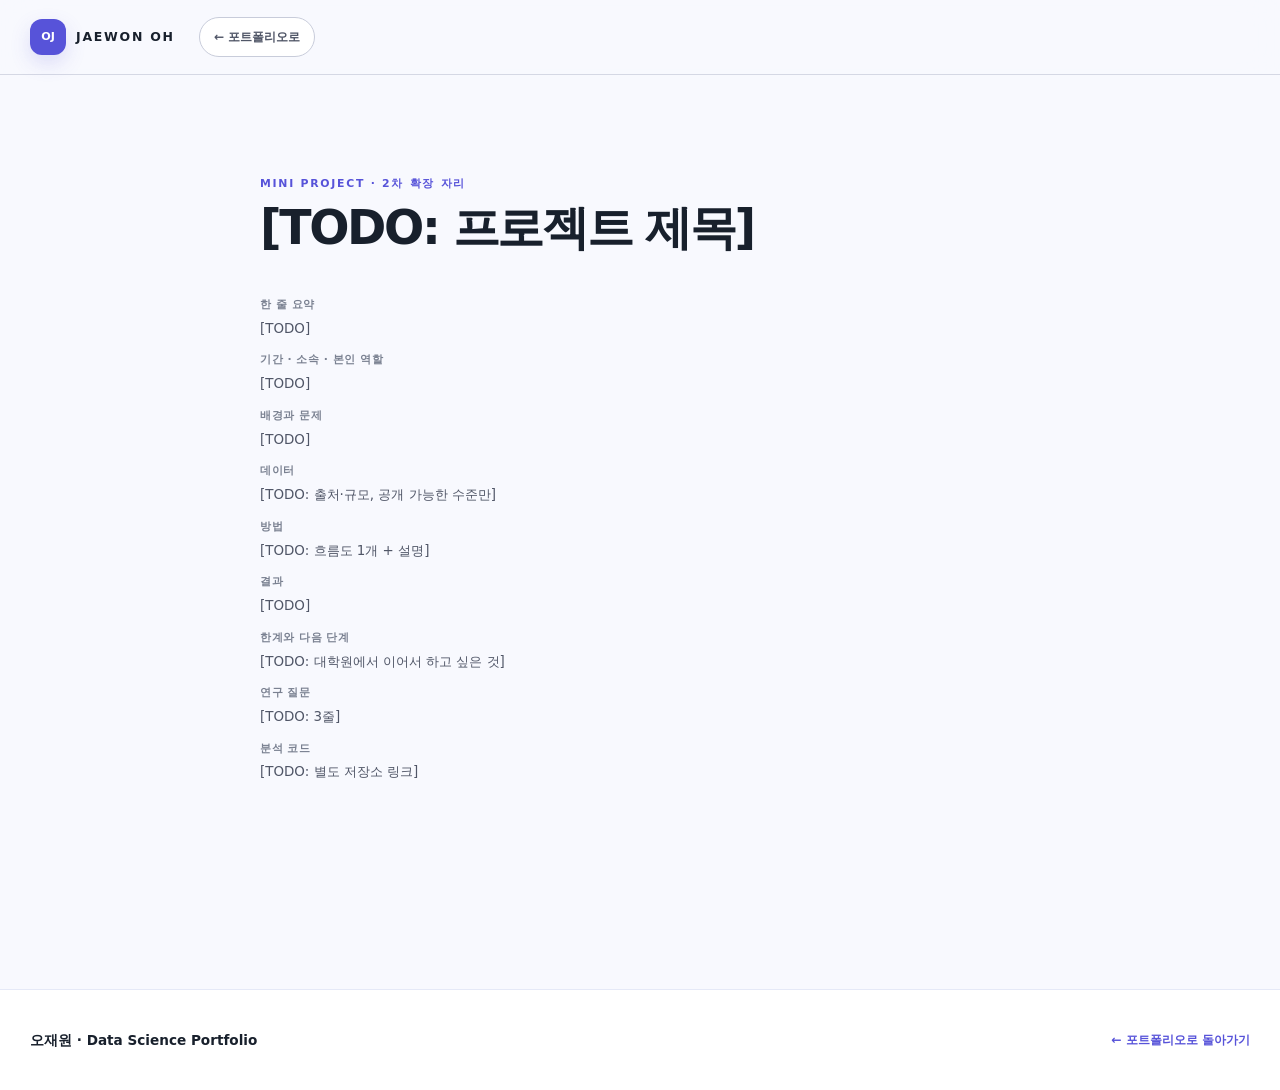
<file: projects/mini-placeholder/index.html>
<!DOCTYPE html>
<html lang="ko">
<head>
  <meta charset="UTF-8">
  <meta name="viewport" content="width=device-width, initial-scale=1.0">
  <meta name="robots" content="noindex, nofollow">
  <title>[TODO: 2차 미니 프로젝트 제목] | 오재원</title>
  <link rel="stylesheet" href="../../style.css?v=20261110c">
  <script src="../../script.js?v=20261110c" defer></script>
</head>
<body>
  <a class="skip-link" href="#main">본문으로 건너뛰기</a>

  <header class="topbar">
    <div class="topbar-inner">
      <a class="wordmark" href="../../index.html" aria-label="처음으로">
        <span class="wordmark-symbol">OJ</span>
        <span>JAEWON OH</span>
      </a>
      <div class="topbar-actions">
        <a class="button button-ghost" href="../../index.html#projects">← 포트폴리오로</a>
      </div>
    </div>
  </header>

  <main id="main">
    <div class="page-layout" style="grid-template-columns: 1fr; max-width: 760px;">
      <div class="content-column">
        <section class="resume-section" style="border-top: none; padding-top: 46px;">
          <header class="section-heading">
            <div>
              <p class="section-label">MINI PROJECT · 2차 확장 자리</p>
              <h2>[TODO: 프로젝트 제목]</h2>
            </div>
          </header>

          <!--
            2차 확장용 빈 슬롯입니다 (인계서 §9).
            지원 연구실이 정해지면 §2 후보(A/B/C) 중 하나를 골라 아래 템플릿을 채우고,
            메인 index.html #projects 영역에 카드 1개를 추가해 이 페이지로 링크하세요.
            그 전까지는 noindex 상태로 두고 네비게이션에도 노출하지 않습니다.
          -->

          <dl class="project-detail-body">
            <div><dt>한 줄 요약</dt><dd>[TODO]</dd></div>
            <div><dt>기간 · 소속 · 본인 역할</dt><dd>[TODO]</dd></div>
            <div><dt>배경과 문제</dt><dd>[TODO]</dd></div>
            <div><dt>데이터</dt><dd>[TODO: 출처·규모, 공개 가능한 수준만]</dd></div>
            <div><dt>방법</dt><dd>[TODO: 흐름도 1개 + 설명]</dd></div>
            <div><dt>결과</dt><dd>[TODO]</dd></div>
            <div><dt>한계와 다음 단계</dt><dd>[TODO: 대학원에서 이어서 하고 싶은 것]</dd></div>
            <div><dt>연구 질문</dt><dd>[TODO: 3줄]</dd></div>
            <div><dt>분석 코드</dt><dd>[TODO: 별도 저장소 링크]</dd></div>
          </dl>
        </section>
      </div>
    </div>
  </main>

  <footer class="footer">
    <div class="footer-inner">
      <div><strong>오재원 · Data Science Portfolio</strong></div>
      <a href="../../index.html">← 포트폴리오로 돌아가기</a>
    </div>
  </footer>
</body>
</html>
</file>
<file: style.css>
:root {
  --background: #f8f9fe;
  --surface: #ffffff;
  --surface-soft: #f0f3ff;
  --surface-mid: #e5e9f7;
  --text: #18202c;
  --text-soft: #505667;
  --muted: #7a8191;
  --outline: #c8ccda;
  --primary: #5753d9;
  --primary-dark: #3f39bd;
  --primary-soft: #e4e3ff;
  --sky: #0f91c9;
  --violet: #7552c8;
  --green: #0b8f67;
  --amber: #a86913;
  --shadow: 0 24px 64px rgba(34, 43, 62, 0.075);
  --shadow-soft: 0 12px 34px rgba(34, 43, 62, 0.05);
  --max-width: 1220px;
  --profile-rotate-x: 0deg;
  --profile-rotate-y: 0deg;
  --profile-glow-x: 50%;
  --profile-glow-y: 20%;
}

* { box-sizing: border-box; }
html { scroll-behavior: smooth; scroll-padding-top: 82px; }

body {
  margin: 0;
  background: var(--background);
  color: var(--text);
  font-family: Inter, Pretendard, "Noto Sans KR", "Apple SD Gothic Neo",
    "Malgun Gothic", system-ui, -apple-system, BlinkMacSystemFont, "Segoe UI", sans-serif;
  line-height: 1.65;
  word-break: keep-all;
}

a { color: inherit; text-decoration: none; }
button { font: inherit; }

code {
  padding: 0.08em 0.34em;
  border-radius: 5px;
  background: var(--surface-soft);
  color: var(--primary-dark);
  font-family: Consolas, Monaco, monospace;
}

.skip-link {
  position: fixed;
  top: 8px;
  left: 8px;
  z-index: 1000;
  padding: 10px 16px;
  border-radius: 999px;
  background: var(--primary);
  color: #fff;
  font-weight: 800;
  transform: translateY(-160%);
}
.skip-link:focus { transform: translateY(0); }

.sr-only {
  position: absolute;
  width: 1px; height: 1px; overflow: hidden;
  clip: rect(0,0,0,0); white-space: nowrap;
}

.topbar {
  position: sticky; top: 0; z-index: 100;
  border-bottom: 1px solid rgba(200, 204, 218, 0.72);
  background: rgba(248, 249, 254, 0.88);
  backdrop-filter: blur(18px);
}

.topbar-inner {
  width: min(calc(100% - 40px), var(--max-width));
  min-height: 74px;
  margin: 0 auto;
  display: flex;
  align-items: center;
  gap: 24px;
}

.wordmark {
  display: inline-flex;
  align-items: center;
  gap: 10px;
  font-size: 0.78rem;
  font-weight: 800;
  letter-spacing: 0.14em;
}

.wordmark-symbol {
  display: grid; width: 36px; height: 36px; place-items: center;
  border-radius: 12px;
  background: var(--primary);
  color: #fff; font-size: 0.7rem; letter-spacing: 0;
  box-shadow: 0 8px 20px rgba(87,83,217,.18);
}

.desktop-nav { display: flex; align-items: center; gap: 2px; margin-left: auto; }
.desktop-nav a {
  padding: 9px 11px;
  border-radius: 999px;
  color: var(--text-soft);
  font-size: 0.8rem;
  font-weight: 700;
  transition: .2s ease;
}
.desktop-nav a:hover, .desktop-nav a:focus-visible { background: var(--surface-soft); color: var(--primary); }

.topbar-actions { display: flex; gap: 8px; }

.button {
  display: inline-flex;
  min-height: 40px;
  align-items: center;
  justify-content: center;
  padding: 9px 14px;
  border-radius: 999px;
  border: 0;
  font-size: 0.76rem;
  font-weight: 800;
  cursor: pointer;
  transition: .2s ease;
}
.button:hover, .button:focus-visible { transform: translateY(-1px); }

.button-primary {
  background: var(--primary);
  color: #fff;
  box-shadow: 0 8px 20px rgba(87,83,217,.17);
}
.button-primary:hover, .button-primary:focus-visible { background: var(--primary-dark); }

.button-ghost {
  border: 1px solid var(--outline);
  background: var(--surface);
  color: var(--text-soft);
}
.button-ghost:hover, .button-ghost:focus-visible { border-color: var(--primary); color: var(--primary); }

.menu-button {
  display: none;
  width: 44px; height: 44px;
  margin-left: auto;
  padding: 0;
  border: 1px solid var(--outline);
  border-radius: 50%;
  background: var(--surface);
  color: var(--text);
}
.menu-button > span:not(.sr-only) {
  display: block; width: 18px; height: 2px;
  margin: 4px auto; background: currentColor;
}

.mobile-menu { display: none; }

.page-layout {
  width: min(calc(100% - 40px), var(--max-width));
  margin: 0 auto;
  padding: 54px 0 100px;
  display: grid;
  grid-template-columns: 330px minmax(0, 1fr);
  gap: 64px;
  align-items: start;
}

.profile-column { position: sticky; top: 104px; }

.profile-card-shell {
  position: relative;
  perspective: 1000px;
}

.profile-card-glow {
  position: absolute;
  inset: -12px;
  border-radius: 34px;
  background: radial-gradient(circle at var(--profile-glow-x) var(--profile-glow-y),
    rgba(87,83,217,.20), rgba(136, 196, 255, .08) 28%, transparent 56%);
  filter: blur(24px);
  opacity: .9;
  pointer-events: none;
}

.profile-card {
  position: relative;
  border-radius: 30px;
  background: linear-gradient(145deg, rgba(87,83,217,.08), rgba(121,196,255,.10));
  transform: rotateX(var(--profile-rotate-y)) rotateY(var(--profile-rotate-x));
  transition: transform .18s ease-out;
  box-shadow: var(--shadow);
  overflow: hidden;
}

.profile-card-inner {
  position: relative;
  padding: 18px;
  border-radius: 30px;
  background:
    linear-gradient(180deg, rgba(255,255,255,.96), rgba(247,248,255,.92));
  backdrop-filter: blur(10px);
}

.profile-card-shine {
  position: absolute;
  inset: 0;
  background:
    radial-gradient(circle at 18% 14%, rgba(255,255,255,.95), transparent 22%),
    linear-gradient(130deg, transparent 36%, rgba(255,255,255,.56) 50%, transparent 64%);
  mix-blend-mode: screen;
  opacity: .8;
  pointer-events: none;
}

.profile-card-grain {
  position: absolute; inset: 0;
  background-image:
    radial-gradient(rgba(87,83,217,.035) 1px, transparent 1px),
    radial-gradient(rgba(15,145,201,.03) 1px, transparent 1px);
  background-size: 18px 18px, 22px 22px;
  background-position: 0 0, 9px 11px;
  opacity: .7;
  pointer-events: none;
}

.profile-monogram {
  position: relative;
  display: flex;
  align-items: center;
  justify-content: center;
  width: 132px;
  aspect-ratio: 4 / 5;
  margin: 4px auto 0;
  overflow: hidden;
  border-radius: 18px;
  background: linear-gradient(145deg, #ebe9ff, #eef5ff);
  box-shadow: inset 0 0 0 1px rgba(255,255,255,.8);
}
.profile-monogram::before {
  content: "";
  position: absolute; inset: 0;
  background:
    radial-gradient(circle at 24% 22%, rgba(255,255,255,.9), transparent 40%),
    radial-gradient(circle at 78% 82%, rgba(117,82,200,.16), transparent 46%);
}
.profile-monogram span {
  position: relative;
  font-size: 1.6rem;
  font-weight: 800;
  letter-spacing: -.02em;
  color: var(--primary);
  opacity: .82;
}
.profile-monogram img {
  position: relative; display: block;
  width: 100%; height: 100%; object-fit: cover;
}
.mini-avatar img { display: block; width: 100%; height: 100%; object-fit: cover; }

.profile-userbar {
  position: relative;
  display: flex;
  align-items: center;
  justify-content: space-between;
  gap: 14px;
  margin: 16px 10px 0;
  padding: 12px;
  border: 1px solid rgba(226, 231, 247, .85);
  border-radius: 18px;
  background: rgba(255,255,255,.84);
  backdrop-filter: blur(14px);
  box-shadow: 0 10px 28px rgba(34, 43, 62, 0.08);
}

.profile-userbar-left { display: flex; align-items: center; gap: 10px; min-width: 0; }
.mini-avatar {
  display: flex; align-items: center; justify-content: center;
  width: 38px; height: 38px;
  overflow: hidden; border-radius: 50%;
  background: var(--primary-soft);
  color: var(--primary-dark);
  font-size: .64rem; font-weight: 800;
  flex: 0 0 auto;
}

.profile-usertext { min-width: 0; }
.profile-usertext strong {
  display: block;
  font-size: .76rem;
  line-height: 1.2;
}
.profile-usertext span {
  display: block;
  color: var(--muted);
  font-size: .67rem;
  white-space: nowrap;
  overflow: hidden;
  text-overflow: ellipsis;
}

.contact-chip {
  display: inline-flex;
  min-height: 34px;
  align-items: center;
  justify-content: center;
  padding: 0 12px;
  border-radius: 999px;
  background: var(--primary);
  color: #fff;
  font-size: .7rem;
  font-weight: 800;
  flex: 0 0 auto;
}

.profile-copy { padding: 20px 4px 8px; position: relative; z-index: 1; }

.overline, .section-label {
  margin: 0 0 9px;
  color: var(--primary);
  font-size: 0.68rem;
  font-weight: 800;
  letter-spacing: 0.16em;
}

.profile-copy h1 {
  margin: 0;
  font-size: 2rem;
  line-height: 1.14;
  letter-spacing: -0.045em;
}

.name-alt { margin: 6px 0 0; color: var(--text-soft); font-size: 0.79rem; font-weight: 700; }
.role { margin: 7px 0 0; color: var(--muted); font-size: 0.78rem; }

.profile-summary {
  margin: 14px 0 0;
  padding: 18px 4px;
  border-top: 1px solid var(--surface-mid);
  border-bottom: 1px solid var(--surface-mid);
  color: var(--text-soft);
  font-size: 0.86rem;
}

.profile-facts { margin: 14px 0 0; }
.profile-facts div {
  display: grid;
  grid-template-columns: 68px 1fr;
  gap: 12px;
  padding: 8px 4px;
}
.profile-facts dt { color: var(--muted); font-size: 0.72rem; }
.profile-facts dd { margin: 0; font-size: 0.78rem; font-weight: 700; }

.copy-field { display: flex; align-items: center; gap: 6px; }
.copy-button {
  display: inline-flex; align-items: center; justify-content: center;
  width: 22px; height: 22px; padding: 0; border: 0; border-radius: 7px;
  background: transparent; color: var(--muted); cursor: pointer;
  transition: background .15s ease, color .15s ease;
}
.copy-button:hover, .copy-button:focus-visible { background: var(--surface-soft); color: var(--primary); }
.copy-button-icon { width: 14px; height: 14px; }
.copy-button-label {
  position: absolute; margin-top: -34px; margin-left: -6px;
  padding: 4px 9px; border-radius: 999px;
  background: var(--text); color: #fff;
  font-size: .65rem; font-weight: 700; white-space: nowrap;
  opacity: 0; transform: translateY(4px);
  transition: opacity .18s ease, transform .18s ease;
  pointer-events: none;
}
.copy-button.is-copied .copy-button-label { opacity: 1; transform: translateY(0); }
.copy-button.is-copied .copy-button-icon { color: var(--primary); }

.profile-links {
  display: grid;
  gap: 7px;
  margin-top: 14px;
}
.profile-links a {
  display: flex; align-items: center; justify-content: space-between;
  padding: 10px 12px;
  border-radius: 12px;
  background: var(--surface-soft);
  color: var(--text-soft);
  font-size: 0.76rem;
  font-weight: 700;
}
.profile-links a:hover, .profile-links a:focus-visible { background: var(--primary-soft); color: var(--primary-dark); }

.profile-actions {
  display: grid;
  grid-template-columns: 1fr 1fr;
  gap: 7px;
  margin-top: 16px;
}

.availability {
  display: flex; gap: 10px; margin-top: 14px; padding: 15px 16px;
  border-radius: 16px; background: var(--surface-soft); color: var(--text-soft);
}
.availability span {
  flex: 0 0 auto; width: 9px; height: 9px; margin-top: 7px;
  border-radius: 50%; background: var(--primary);
}
.availability p { margin: 0; font-size: 0.75rem; }

.content-column { min-width: 0; }
.hero { padding: 54px 0 90px; }

.hero h2 {
  max-width: 860px; margin: 0;
  font-size: clamp(2.3rem, 4.4vw, 4rem);
  line-height: 1.12; letter-spacing: -0.05em;
}
.hero-lead {
  max-width: 820px; margin: 28px 0 0;
  color: var(--text-soft); font-size: 1.04rem;
}

.hero-summary {
  display: grid; grid-template-columns: repeat(3, minmax(0,1fr));
  gap: 12px; margin-top: 44px;
}
.hero-summary article {
  min-height: 150px; padding: 20px;
  border-radius: 18px; background: var(--surface); box-shadow: var(--shadow-soft);
}
.hero-summary span { color: #9b9aab; font-size: 0.67rem; font-weight: 800; }
.hero-summary strong { display: block; margin: 34px 0 7px; font-size: 1rem; }
.hero-summary p { margin: 0; color: var(--text-soft); font-size: 0.79rem; }

/* ── KO / EN 전환 ───────────────────────────────── */
html[data-lang="en"] .ko { display: none !important; }
html:not([data-lang="en"]) .en { display: none !important; }

.lang-toggle {
  display: inline-flex; align-items: center; justify-content: center;
  min-width: 44px; min-height: 40px; padding: 0 12px;
  border: 1px solid var(--outline); border-radius: 999px;
  background: var(--surface); color: var(--text-soft);
  font-size: .74rem; font-weight: 800; letter-spacing: .06em; cursor: pointer;
  transition: .2s ease;
}
.lang-toggle:hover, .lang-toggle:focus-visible { border-color: var(--primary); color: var(--primary); }
.lang-toggle[aria-pressed="true"] { background: var(--primary-soft); color: var(--primary-dark); border-color: transparent; }

/* ── TODO 마커 (병합 전 제거) ─────────────────────── */
mark.todo {
  display: inline-block; padding: 1px 7px; border-radius: 6px;
  background: #fff3bf; color: #7a5a00; font-size: .78em; font-weight: 700;
}

/* ── 첫 화면 버튼 ──────────────────────────────── */
.hero-actions { display: flex; flex-wrap: wrap; gap: 10px; margin-top: 30px; }
.hero-note { margin: 12px 0 0; font-size: .74rem; color: var(--muted); }

.copy-button-wide {
  position: relative; width: auto; height: auto; min-height: 40px;
  gap: 8px; padding: 9px 14px; border-radius: 999px; font-size: .76rem; font-weight: 800;
}
.copy-button-wide.button-ghost { border: 1px solid var(--outline); background: var(--surface); color: var(--text-soft); }
.copy-button-wide.button-ghost:hover, .copy-button-wide.button-ghost:focus-visible { background: var(--surface); border-color: var(--primary); color: var(--primary); }
.copy-button-wide.button-primary { background: var(--primary); color: #fff; }
.copy-button-wide.button-primary:hover, .copy-button-wide.button-primary:focus-visible { background: var(--primary-dark); color: #fff; }
.copy-button-wide .copy-button-icon { width: 15px; height: 15px; }
.copy-button-wide .copy-button-label { top: -32px; left: 50%; margin: 0; transform: translate(-50%, 4px); }
.copy-button-wide.is-copied .copy-button-label { transform: translate(-50%, 0); }
.copy-button-wide.is-copied .copy-button-icon { color: inherit; }

/* ── 연구 관심 ─────────────────────────────────── */
.hero-tagline { margin: 14px 0 0; color: var(--primary); font-size: .95rem; font-weight: 700; }
.interest-grid { display: grid; grid-template-columns: repeat(2, minmax(0, 1fr)); gap: 14px; }
.interest-card {
  position: relative; display: flex; flex-direction: column; min-height: 230px; padding: 24px 22px 22px;
  border-radius: 20px; background: var(--surface); box-shadow: var(--shadow-soft);
  border-top: 4px solid var(--primary);
}
.interest-index { color: var(--primary); font-size: .7rem; font-weight: 800; letter-spacing: .12em; }
.interest-card h3 { margin: 22px 0 4px; font-size: 1.12rem; line-height: 1.35; letter-spacing: -.02em; }
.interest-sub { margin: 0 0 12px; color: var(--primary); font-size: .76rem; font-weight: 700; }
.interest-card > p:last-child { margin: 0; color: var(--text-soft); font-size: .84rem; line-height: 1.65; }

/* ── 진행 중인 연구 ────────────────────────────── */
.ongoing-list { display: grid; grid-template-columns: repeat(2, minmax(0, 1fr)); gap: 14px; align-items: start; }
.ongoing-card {
  padding: 24px; border-radius: 20px; background: var(--surface); box-shadow: var(--shadow-soft);
  border: 1px dashed rgba(168, 105, 19, .35);
}
.ongoing-card h3 { margin: 16px 0 8px; font-size: 1.18rem; line-height: 1.35; letter-spacing: -.02em; }
.ongoing-question {
  margin: 0 0 14px; padding: 12px 14px; border-radius: 12px;
  background: var(--surface-soft); color: var(--text); font-size: .88rem; font-weight: 700; line-height: 1.55;
}
.ongoing-question::before { content: "Q. "; color: var(--primary); }
.ongoing-body { margin-top: 0; }
.ongoing-body dd.pending { color: var(--muted); font-style: italic; }
.ongoing-links { margin-top: 16px; }
.button.is-disabled { opacity: .55; cursor: not-allowed; pointer-events: none; }

/* ── 프로젝트 묶음(도시계획 실무) ───────────────── */
.project-group { margin-top: 28px; border-radius: 20px; background: var(--surface-soft); }
.project-group > summary {
  list-style: none; cursor: pointer; display: grid; gap: 4px; padding: 18px 22px;
}
.project-group > summary::-webkit-details-marker { display: none; }
.project-group-title { font-size: .98rem; font-weight: 800; }
.project-group-title::before { content: "+ "; color: var(--primary); }
.project-group[open] .project-group-title::before { content: "− "; }
.project-group-sub { color: var(--muted); font-size: .76rem; }
.project-list-nested { padding: 0 14px 14px; }

.side-project-card .tag-list { margin-top: 10px; }
.side-note { margin: 10px 0 0 !important; font-size: .72rem !important; }

/* ── 학력·발표 ─────────────────────────────────── */
.presentation-card { display: flex; flex-direction: column; }
.presentation-card h3 { margin: 34px 0 10px; font-size: 1.25rem; }
.citation { margin: 0; color: var(--text-soft); font-size: .86rem; line-height: 1.7; }
.citation em { font-style: normal; color: var(--text); font-weight: 700; }
.citation-note { margin: 12px 0 0; font-size: .74rem; }

.skill-etc { background: var(--surface-soft); box-shadow: none; }
.skill-etc span { color: var(--muted); }

/* ── 기타 자격 접힘 ────────────────────────────── */
.credential-extra { margin-top: 36px; border-top: 1px solid var(--surface-mid); padding-top: 14px; }
.credential-extra > summary {
  list-style: none; cursor: pointer; color: var(--primary); font-size: .8rem; font-weight: 800; padding: 6px 0;
}
.credential-extra > summary::-webkit-details-marker { display: none; }
.credential-extra > summary::before { content: "+ "; }
.credential-extra[open] > summary::before { content: "− "; }
.credential-extra .credential-table { margin-top: 8px; }
.credential-extra .education-list { margin-top: 18px; border-top: 1px solid var(--surface-mid); }

/* ── 연락 ──────────────────────────────────────── */
.contact-card {
  padding: 28px; border-radius: 20px; background: var(--surface); box-shadow: var(--shadow-soft);
}
.contact-card > p { margin: 0 0 18px; color: var(--text-soft); font-size: .92rem; }
.contact-row { display: flex; flex-wrap: wrap; align-items: center; gap: 12px 16px; }
.contact-email { font-size: 1.25rem; font-weight: 800; letter-spacing: -.02em; color: var(--text); }
.contact-email:hover, .contact-email:focus-visible { color: var(--primary); }
.contact-links { display: flex; flex-wrap: wrap; gap: 8px 18px; margin-top: 20px; padding-top: 18px; border-top: 1px solid var(--surface-mid); }
.contact-links a { color: var(--primary); font-size: .8rem; font-weight: 800; }

.resume-section { padding: 90px 0; border-top: 1px solid var(--surface-mid); }
.section-heading { margin-bottom: 42px; }
.section-heading h2 {
  margin: 0; font-size: clamp(2rem,3.7vw,3.25rem);
  line-height: 1.1; letter-spacing: -0.05em;
}

.resume-overview-grid {
  display: grid;
  grid-template-columns: minmax(0, 1.15fr) minmax(0, 1fr);
  gap: 14px;
  align-items: stretch;
}

.overview-card {
  min-width: 0;
  min-height: 292px;
  padding: 24px;
  border-radius: 19px;
  background: var(--surface);
  box-shadow: var(--shadow-soft);
}

.education-card,
.key-cert-card,
.language-card {
  display: flex;
  flex-direction: column;
}
.card-topline {
  display: flex; justify-content: space-between; gap: 18px;
  color: var(--muted); font-size: 0.7rem; font-weight: 800; letter-spacing: .08em;
}
.card-topline span { color: var(--primary); }
.education-card h3,
.key-cert-card h3,
.language-card h3 {
  margin: 34px 0 7px;
  font-size: 1.25rem;
}
.accent-text { margin: 0; color: var(--primary); font-weight: 700; }
.education-card dl {
  display: grid; grid-template-columns: repeat(auto-fit,minmax(90px,1fr));
  gap: 8px; margin: 24px 0 0;
}
.education-card dl div { padding: 13px; border-radius: 12px; background: var(--surface-soft); }
.education-card dt { color: var(--muted); font-size: .68rem; }
.education-card dd { margin: 5px 0 0; font-size: .8rem; font-weight: 700; }
.language-score {
  margin: 8px 0 18px; color: var(--primary);
  font-size: 2.2rem; font-weight: 800; letter-spacing: -.05em;
}
.language-card > p:last-child { color: var(--text-soft); font-size: .8rem; }

.key-cert-list {
  display: grid;
  gap: 8px;
  margin: 18px 0 0;
  padding: 0;
  list-style: none;
}

.key-cert-list li {
  display: grid;
  grid-template-columns: minmax(0, 1fr) auto;
  gap: 10px;
  align-items: center;
  padding: 10px 11px;
  border-radius: 12px;
  background: var(--surface-soft);
}

.key-cert-list strong {
  min-width: 0;
  font-size: .78rem;
  line-height: 1.35;
}

.key-cert-list span {
  padding: 4px 7px;
  border-radius: 999px;
  background: var(--primary-soft);
  color: var(--primary-dark);
  font-size: .58rem;
  font-weight: 800;
  white-space: nowrap;
}

.language-card {
  justify-content: flex-start;
}

.language-card .language-score {
  margin-top: auto;
}

.section-note { margin: 16px 0 0; color: var(--muted); font-size: .72rem; }
.section-note a { color: var(--primary); font-weight: 800; }

.timeline { position: relative; display: grid; gap: 14px; }
.timeline::before {
  content: ""; position: absolute; top: 22px; bottom: 22px; left: 160px;
  width: 2px; background: linear-gradient(var(--primary-soft), var(--surface-mid));
}
.timeline-item {
  display: grid; grid-template-columns: 132px 28px minmax(0,1fr); gap: 14px;
  opacity: 0; transform: translateY(16px);
  transition: opacity .6s ease, transform .6s ease;
}
.timeline-item.is-visible { opacity: 1; transform: translateY(0); }
.timeline-period {
  padding-top: 23px; color: var(--muted); font-size: .73rem; font-weight: 700; text-align: right;
}
.timeline-marker {
  position: relative; z-index: 1; width: 14px; height: 14px;
  margin: 23px auto 0; border: 4px solid var(--background);
  border-radius: 50%; background: var(--primary); box-shadow: 0 0 0 1px var(--primary-soft);
  transform: scale(.3);
  transition: transform .5s cubic-bezier(.2,.8,.3,1.4) .1s;
}
.timeline-item.is-visible .timeline-marker { transform: scale(1); }
.timeline-card {
  padding: 23px 25px; border-radius: 18px; background: var(--surface); box-shadow: var(--shadow-soft);
}
.status {
  display: inline-flex; padding: 5px 9px; border-radius: 999px;
  font-size: .62rem; font-weight: 800; letter-spacing: .08em;
}
.status-primary { background: var(--primary-soft); color: var(--primary-dark); }
.status-sky { background: #e5f6ff; color: #036d99; }
.status-violet { background: #efe9ff; color: #6740b4; }
.status-green { background: #e7f7f0; color: #047857; }
.status-amber { background: #fff5e3; color: #986000; }

.timeline-card h3 { margin: 12px 0 5px; font-size: 1.1rem; line-height: 1.4; }
.organization { margin: 0 0 9px !important; color: var(--primary) !important; font-weight: 700; }
.timeline-card p { margin: 0; color: var(--text-soft); font-size: .85rem; }

.project-list { display: grid; gap: 14px; }
.project-card {
  display: grid; grid-template-columns: 46px minmax(0,1fr) 220px; gap: 22px;
  align-items: stretch; padding: 20px; border-radius: 20px;
  background: var(--surface); box-shadow: var(--shadow-soft); transition: .2s ease;
}
.project-card:hover { transform: translateY(-3px); box-shadow: var(--shadow); }
.project-featured { background: linear-gradient(135deg,#fff,#f5f4ff); }
.project-index { color: #9997aa; font-size: .7rem; font-weight: 800; }
.project-copy { min-width: 0; padding: 3px 0; }

.project-meta {
  display: flex; flex-wrap: wrap; align-items: center; gap: 9px;
  color: var(--muted); font-size: .68rem; font-weight: 700; letter-spacing: .06em;
  text-transform: uppercase;
}
.project-copy h3 { margin: 18px 0 9px; font-size: 1.23rem; line-height: 1.35; }
.project-copy p { margin: 0; color: var(--text-soft); font-size: .85rem; }

.tag-list { display: flex; flex-wrap: wrap; gap: 6px; margin-top: 18px; }
.tag-list span {
  padding: 5px 8px; border-radius: 999px; background: var(--surface-soft);
  color: #5d6374; font-size: .67rem; font-weight: 700;
}

.project-copy > a {
  display: inline-flex; margin-top: 18px;
  color: var(--primary); font-size: .77rem; font-weight: 800;
}

.project-en {
  margin: -5px 0 0; color: var(--muted); font-size: .74rem; font-weight: 600;
}

.project-detail {
  margin-top: 16px; padding-top: 14px; border-top: 1px solid var(--surface-mid);
}
.project-detail summary {
  cursor: pointer; color: var(--primary); font-size: .77rem; font-weight: 800;
  list-style: none;
}
.project-detail summary::-webkit-details-marker { display: none; }
.project-detail summary::before { content: "+ "; }
.project-detail[open] summary::before { content: "− "; }
.project-detail-body { margin-top: 14px; display: grid; gap: 12px; }
.project-detail-body dt {
  color: var(--muted); font-size: .68rem; font-weight: 800; letter-spacing: .05em; text-transform: uppercase;
}
.project-detail-body dd {
  margin: 4px 0 0; color: var(--text-soft); font-size: .84rem; line-height: 1.6;
  display: flow-root;
}
.project-detail-body dd ul {
  margin: 0; padding-left: 1em; list-style: none;
  display: grid; gap: 5px;
}
.project-detail-body dd li { position: relative; padding-left: .95em; }
.project-detail-body dd li::before {
  content: "–"; position: absolute; left: 0; color: var(--muted);
}

.method-diagram { margin: 0 0 14px; }
.method-diagram img {
  display: block; width: 100%; height: auto;
  border-radius: 14px; border: 1px solid var(--surface-mid);
}
.method-diagram figcaption {
  margin: 0 0 8px; color: var(--muted); font-size: .68rem; font-weight: 700;
}

.method-diagram-float {
  float: right;
  width: 148px;
  margin: 4px 0 10px 16px;
}

.method-diagram-pair {
  display: flex;
  gap: 10px;
}
.method-diagram-pair img { flex: 1 1 0; min-width: 0; }
.flow-diagram {
  display: flex; flex-wrap: wrap; align-items: center; gap: 8px;
}
.flow-step {
  padding: 9px 13px; border-radius: 10px;
  background: var(--primary-soft); color: var(--primary-dark);
  font-size: .74rem; font-weight: 700; white-space: nowrap;
}
.flow-arrow { color: var(--muted); font-weight: 700; }

.formula-box {
  margin: 12px 0 0; padding: 16px 18px;
  border-radius: 14px; background: var(--surface-soft); border: 1px solid var(--surface-mid);
  text-align: center;
}
.formula-box .formula {
  margin: 0; color: var(--text); font-size: 1.02rem; font-weight: 800; letter-spacing: -.01em;
}
.formula-box .formula-note {
  margin: 8px 0 0; color: var(--muted); font-size: .68rem; line-height: 1.6;
}

.side-project-heading {
  margin: 46px 0 16px; color: var(--muted); font-size: .78rem; font-weight: 700;
}
.side-project-list { display: grid; grid-template-columns: repeat(auto-fit, minmax(260px, 1fr)); gap: 14px; }
.side-project-card {
  padding: 18px 20px; border-radius: 16px; background: var(--surface-soft);
}
.side-project-card h4 { margin: 0 0 6px; font-size: .95rem; }
.side-project-card p { margin: 0 0 12px; color: var(--text-soft); font-size: .78rem; }
.side-project-card a { color: var(--primary); font-size: .74rem; font-weight: 800; }

.project-preview {
  position: relative; height: 170px; align-self: start; overflow: hidden;
  border-radius: 15px; background: var(--surface-soft);
}
.preview-document {
  display: flex; flex-direction: column; justify-content: center; gap: 9px;
  padding: 24px; background: linear-gradient(135deg,#f3f2ff,#e7eafe);
}
.preview-document i {
  width: max-content; padding: 6px 10px; border-radius: 7px;
  background: rgba(255,255,255,.94); color: var(--primary-dark);
  font-family: Consolas,monospace; font-size: .75rem; font-style: normal;
  box-shadow: 0 8px 20px rgba(87,83,217,.08);
}
.preview-document i:nth-child(2) { margin-left: 30px; }
.preview-document i:nth-child(3) { margin-left: 60px; }

.preview-chart { display: flex; align-items: end; justify-content: center; gap: 10px; padding: 24px; }
.preview-chart i {
  width: 15%; border-radius: 7px 7px 2px 2px;
  background: linear-gradient(#8c87eb,var(--primary));
}
.preview-chart i:nth-child(1) { height: 38%; }
.preview-chart i:nth-child(2) { height: 66%; }
.preview-chart i:nth-child(3) { height: 50%; }
.preview-chart i:nth-child(4) { height: 82%; }

.preview-map { background: linear-gradient(135deg,#eef8f3,#edf0ff); }
.preview-map i {
  position: absolute; border: 2px solid rgba(87,83,217,.27);
  border-radius: 45% 55% 40% 60%; background: rgba(255,255,255,.32);
}
.preview-map i:nth-child(1) { width:100px;height:76px;left:12%;top:18%; }
.preview-map i:nth-child(2) { width:135px;height:94px;right:8%;top:27%; }
.preview-map i:nth-child(3) { width:74px;height:58px;left:42%;bottom:6%; }

.preview-network { background: linear-gradient(135deg,#f5f1ff,#edf3ff); }
.preview-network i {
  position: absolute; width: 14px; height: 14px; border-radius: 50%;
  background: var(--violet); box-shadow: 0 0 0 7px rgba(117,82,200,.08);
}
.preview-network i:nth-child(1) { left:20%;top:54%; }
.preview-network i:nth-child(2) { left:49%;top:26%; }
.preview-network i:nth-child(3) { right:18%;bottom:23%; }
.preview-network::before, .preview-network::after {
  content: ""; position: absolute; height: 2px;
  background: rgba(117,82,200,.24); transform-origin: left;
}
.preview-network::before { width:38%;left:23%;top:53%;transform:rotate(-25deg); }
.preview-network::after { width:37%;left:52%;top:30%;transform:rotate(31deg); }

.skill-grid { display: grid; grid-template-columns: repeat(2,minmax(0,1fr)); gap: 12px; }
.skill-grid article {
  min-height: 165px; padding: 22px; border-radius: 18px;
  background: var(--surface); box-shadow: var(--shadow-soft);
}
.skill-grid span {
  color: var(--primary); font-size: .66rem; font-weight: 800; letter-spacing: .1em;
}
.skill-grid h3 { margin: 31px 0 7px; font-size: 1.04rem; }
.skill-grid p { margin: 0; color: var(--text-soft); font-size: .81rem; }

.learning-section {
  background: linear-gradient(180deg,rgba(228,227,255,.35),transparent 70%);
  border-radius: 28px; padding-inline: 26px; margin-inline: -26px;
}
.learning-groups {
  display: grid;
  grid-template-columns: repeat(3, minmax(0, 1fr));
  gap: 14px;
  align-items: stretch;
}

.learning-group {
  display: flex;
  min-width: 0;
  flex-direction: column;
  overflow: hidden;
  border: 1px solid rgba(200, 204, 218, .55);
  border-radius: 20px;
  background: var(--surface);
  box-shadow: var(--shadow-soft);
}

.learning-group-header {
  display: flex;
  min-height: 112px;
  align-items: flex-start;
  justify-content: space-between;
  gap: 16px;
  padding: 20px;
  border-bottom: 1px solid var(--surface-mid);
  background: linear-gradient(145deg, #ffffff, #f3f3ff);
}

.learning-group-header > div {
  min-width: 0;
}

.learning-group-header span {
  color: var(--primary);
  font-size: .68rem;
  font-weight: 800;
}

.learning-group-header h3 {
  margin: 22px 0 0;
  font-size: 1.08rem;
  letter-spacing: -.025em;
}

.learning-group-header small {
  padding: 5px 8px;
  border-radius: 999px;
  background: var(--primary-soft);
  color: var(--primary-dark);
  font-size: .58rem;
  font-weight: 800;
  white-space: nowrap;
}

.learning-items {
  display: grid;
  flex: 1;
}

.learning-items a {
  display: grid;
  grid-template-columns: minmax(0, 1fr) auto;
  gap: 14px;
  align-items: center;
  min-height: 116px;
  padding: 18px 20px;
  border-bottom: 1px solid #eceef6;
  transition: background .2s ease, color .2s ease;
}

.learning-items a:last-child {
  border-bottom: 0;
}

.learning-items a:hover,
.learning-items a:focus-visible {
  background: var(--surface-soft);
}

.learning-items strong {
  display: block;
  font-size: .87rem;
}

.learning-items p {
  margin: 7px 0 0;
  color: var(--text-soft);
  font-size: .72rem;
  line-height: 1.55;
}

.learning-items > a > span {
  color: var(--primary);
  font-size: .76rem;
  font-weight: 800;
}

.credential-summary {
  display: grid; grid-template-columns: repeat(3,minmax(0,1fr));
  gap: 10px; margin-bottom: 42px;
}
.credential-summary article {
  display: flex; min-height: 90px; align-items: center; justify-content: space-between;
  gap: 18px; padding: 19px 21px; border-radius: 17px;
  background: var(--surface); box-shadow: var(--shadow-soft);
}
.credential-summary strong { color: var(--primary); font-size: 1.53rem; }
.credential-summary span { color: var(--text-soft); font-size: .76rem; font-weight: 700; text-align: right; }

.subsection + .subsection { margin-top: 48px; }
.subsection-title {
  display: flex; align-items: center; justify-content: space-between; gap: 20px;
  padding-bottom: 12px; border-bottom: 1px solid var(--surface-mid);
}
.subsection-title h3 { margin: 0; font-size: 1.07rem; }
.subsection-title span { color: var(--primary); font-size: .71rem; font-weight: 800; }

.credential-table { display: grid; }
.credential-table > div {
  display: grid; grid-template-columns: minmax(220px,1.3fr) minmax(150px,.8fr) 100px;
  gap: 18px; padding: 14px 0; border-bottom: 1px solid #ebedf5;
}
.credential-table > div:last-child { border-bottom: 0; }
.credential-table strong { font-size: .83rem; }
.credential-table span, .credential-table time { color: var(--text-soft); font-size: .75rem; }
.credential-table time { text-align: right; }

.education-list { display: grid; }
.education-list article {
  display: grid; grid-template-columns: minmax(260px,1.3fr) minmax(150px,.65fr) 180px;
  gap: 18px; align-items: center; padding: 16px 0; border-bottom: 1px solid #ebedf5;
}
.education-list article:last-child { border-bottom: 0; }
.education-list h4 { margin: 0; font-size: .86rem; line-height: 1.4; }
.education-list p { margin: 4px 0 0; color: var(--text-soft); font-size: .74rem; }
.education-list > article > span, .education-list time { color: var(--text-soft); font-size: .74rem; }
.education-list time { text-align: right; }

.privacy-note { margin: 30px 0 0; color: var(--muted); font-size: .71rem; }

.footer { border-top: 1px solid var(--surface-mid); background: var(--surface); }
.footer-inner {
  width: min(calc(100% - 40px),var(--max-width));
  min-height: 100px; margin: 0 auto; display: flex;
  align-items: center; justify-content: space-between; gap: 24px;
}
.footer-inner strong { font-size: .85rem; }
.footer-inner p { margin: 4px 0 0; color: var(--text-soft); font-size: .73rem; }
.footer-inner > a { color: var(--primary); font-size: .77rem; font-weight: 800; }

:focus-visible { outline: 2px solid var(--primary); outline-offset: 3px; }

@media (max-width: 1120px) {
  .desktop-nav { display: none; }

  .topbar-actions {
    margin-left: auto;
  }

  .menu-button {
    display: block;
  }

  .mobile-menu {
    position: absolute;
    top: 64px;
    right: 20px;
    left: auto;
    width: min(340px, calc(100% - 40px));
    padding: 12px;
    border: 1px solid var(--surface-mid);
    border-radius: 18px;
    background: rgba(255,255,255,.98);
    box-shadow: var(--shadow);
  }

  .mobile-menu.is-open {
    display: grid;
  }

  .mobile-menu a,
  .mobile-menu button {
    min-height: 44px;
    padding: 11px 13px;
    border: 0;
    border-radius: 12px;
    background: transparent;
    color: var(--text-soft);
    font-size: .8rem;
    font-weight: 700;
    text-align: left;
  }

  .mobile-menu a:hover,
  .mobile-menu a:focus-visible,
  .mobile-menu button:hover,
  .mobile-menu button:focus-visible {
    background: var(--surface-soft);
    color: var(--primary);
  }

  .mobile-menu .lang-toggle {
    justify-content: flex-start;
    min-width: 0;
    border: 0;
    border-radius: 12px;
    background: transparent;
    letter-spacing: .02em;
  }
  .mobile-menu .lang-toggle::before { content: "Language · "; font-weight: 700; color: var(--muted); margin-right: 4px; }

  .page-layout {
    grid-template-columns: 300px minmax(0,1fr);
    gap: 42px;
  }

  .resume-overview-grid {
    grid-template-columns: repeat(2, minmax(0, 1fr));
  }

  .interest-grid { grid-template-columns: 1fr; }
  .ongoing-list { grid-template-columns: 1fr; }

  .language-card {
    grid-column: 1 / -1;
    min-height: 230px;
  }

  .project-card {
    grid-template-columns: 42px minmax(0,1fr);
  }

  .project-preview {
    display: none;
  }

  .learning-groups {
    grid-template-columns: 1fr;
  }
}

@media (max-width: 780px) {
  .topbar-actions { display: none; }

  .mobile-menu {
    right: 14px;
    left: 14px;
    width: auto;
  }

  .page-layout {
    width: min(calc(100% - 28px),var(--max-width));
    grid-template-columns: 1fr; padding-top: 34px;
  }
  .profile-column { position: static; }
  .profile-card-shell, .availability { max-width: 430px; margin-inline: auto; }
  .profile-card { transform: none !important; }
  .profile-card-glow { opacity: .6; }

  .hero { padding-top: 46px; }
  .hero h2 { font-size: clamp(2rem, 9vw, 3rem); }
  .hero h2 br { display: none; }


  .resume-overview-grid,
  .hero-summary,
  .credential-summary,
  .skill-grid,
  .learning-groups {
    grid-template-columns: 1fr;
  }

  .language-card {
    grid-column: auto;
    min-height: 292px;
  }

  .learning-section { margin-inline: -10px; padding-inline: 10px; }

  .timeline::before { left: 7px; }
  .timeline-item { grid-template-columns: 18px minmax(0,1fr); gap: 13px; }
  .timeline-period { grid-column: 2; padding: 0; text-align: left; }
  .timeline-marker {
    grid-column: 1; grid-row: 1 / span 2;
    width: 13px; height: 13px; margin-top: 4px;
  }
  .timeline-card { grid-column: 2; }

  .project-card { grid-template-columns: 34px minmax(0,1fr); gap: 12px; }

  .credential-table > div, .education-list article {
    grid-template-columns: 1fr; gap: 4px;
  }
  .credential-table time, .education-list time { text-align: left; }

  .learning-group-header {
    min-height: 96px;
  }

  .side-project-list,
  .interest-grid,
  .ongoing-list {
    grid-template-columns: 1fr;
  }

  .interest-card { min-height: 0; }
  .project-list-nested { padding: 0 8px 8px; }
  .contact-card { padding: 20px; }
  .contact-email { font-size: 1.05rem; word-break: break-all; }

  .method-diagram-float {
    width: 112px;
    margin: 4px 0 8px 12px;
  }

  .method-diagram-pair {
    flex-direction: column;
  }

  .learning-items a {
    min-height: 104px;
  }
}

@page { size: A4; margin: 13mm 14mm 15mm; }

@media print {
  :root {
    --ink: #1a2433;
    --accent: #1d4f7a;
    --gray: #4a5260;
    --muted: #7b8493;
    --rule: #cfd5de;
    --fill: #f3f5f8;
    --primary: #1d4f7a;
    --primary-dark: #153a5a;
    --primary-soft: #e8eef4;
    --surface-soft: #f3f5f8;
    --surface-mid: #e1e6ec;
    --text: #1a2433;
    --text-soft: #4a5260;
    --green: #1d4f7a;
    --sky: #1d4f7a;
    --violet: #1d4f7a;
  }
  html { -webkit-print-color-adjust: exact; print-color-adjust: exact; }
  body { background: #fff; color: var(--ink); font-size: 11px; line-height: 1.55; }
  h1, h2, h3, h4 { color: var(--ink); }

  /* 화면 전용 요소 */
  .skip-link, .topbar, .availability, .profile-actions, .profile-links, .footer,
  .project-preview, .privacy-note, .profile-card-glow, .profile-card-shine,
  .profile-card-grain, .profile-monogram, .profile-userbar, .copy-button,
  .menu-button, .mobile-menu, .project-detail summary, .section-label,
  .project-en, .project-meta .status, .timeline-marker, .timeline::before,
  .timeline-card .status, .overline, .name-alt, .hero-actions, .hero-note,
  .lang-toggle, .ongoing-links, .project-group > summary, .credential-extra > summary,
  .contact-links, mark.todo {
    display: none !important;
  }

  /* 쪽 흐름 */
  .page-layout { display: block !important; width: 100%; max-width: none; margin: 0; padding: 0; }
  .content-column { display: flex !important; flex-direction: column; }
  .hero { order: 0; }
  #research { order: 1; }
  #ongoing { order: 2; }
  #projects { order: 3; }
  #experience { order: 4; }
  #education { order: 5; }
  #skills { order: 6; }
  #credentials { order: 7; }
  #contact { order: 8; }
  .profile-column { position: static; }
  .interest-grid, .ongoing-list { grid-template-columns: repeat(3, minmax(0, 1fr)); gap: 8px; }
  .interest-card, .ongoing-card { min-height: 0; padding: 10px 12px; box-shadow: none; border-radius: 0; background: var(--fill); break-inside: avoid; }
  .project-group, .credential-extra { background: none; padding: 0; margin-top: 0; border: 0; }
  .project-group[open] > summary, .credential-extra[open] > summary { display: none; }
  .project-list-nested { padding: 0; }
  .contact-card { padding: 0; box-shadow: none; }

  /* 머리글(이름) */
  .profile-card-shell, .profile-card, .profile-card-inner {
    transform: none !important; box-shadow: none; background: none; border: 0; border-radius: 0; padding: 0; max-width: none; margin: 0;
  }
  .profile-card-inner { border-top: 4px solid var(--accent); padding-top: 12px; }
  .profile-copy h1 { font-size: 28px; line-height: 1.1; margin: 0; letter-spacing: -0.02em; }
  .role { margin: 4px 0 0; font-size: 12px; color: var(--accent); font-weight: 700; letter-spacing: .02em; }
  .profile-summary { margin: 10px 0 0; font-size: 12.5px; color: var(--gray); }
  .profile-facts { display: grid; grid-template-columns: 1fr 1fr; gap: 0 28px; margin: 10px 0 0; border-top: 1px solid var(--rule); padding-top: 8px; }
  .profile-facts div { grid-template-columns: 54px 1fr; gap: 8px; padding: 3px 0; }
  .profile-facts dt { font-size: 10.5px; color: var(--muted); }
  .profile-facts dd { font-size: 11.5px; font-weight: 600; word-break: keep-all; }

  /* 소개 */
  .hero { padding: 16px 0 6px; }
  .hero h2 { font-size: 22px; line-height: 1.3; margin: 0 0 8px; letter-spacing: -0.02em; }
  .hero-lead { margin: 0; font-size: 12px; color: var(--gray); max-width: none; }
  .hero-summary { grid-template-columns: repeat(3, minmax(0, 1fr)); gap: 8px; margin-top: 12px; }
  .hero-summary article { min-height: 0; padding: 9px 11px; background: var(--fill); border: 0; border-left: 3px solid var(--accent); border-radius: 0; box-shadow: none; }
  .hero-summary span { display: none; }
  .hero-summary strong { margin: 0 0 2px; font-size: 12px; }
  .hero-summary p { font-size: 10.5px; }

  /* 섹션 제목 */
  .resume-section { padding: 14px 0 4px; border-top: 0; }
  .section-heading { margin-bottom: 8px; break-after: avoid; break-inside: avoid; }
  .section-heading h2 { font-size: 15px; margin: 0; padding: 0 0 5px; border-bottom: 1.5px solid var(--ink); letter-spacing: -0.01em; }
  .subsection-title, .side-project-heading { break-after: avoid; }
  .subsection-title h3 { font-size: 12px; }
  .subsection-title span { font-size: 10px; color: var(--muted); }

  /* 학력·핵심 자격 */
  .resume-overview-grid { grid-template-columns: 1fr 1fr; gap: 10px; }
  .overview-card, .education-card, .key-cert-card { min-height: 0; padding: 11px 13px; background: var(--fill); border: 0; border-radius: 0; box-shadow: none; }
  .card-topline { font-size: 9.5px; color: var(--muted); }
  .card-topline span { color: var(--accent); }
  .education-card h3, .key-cert-card h3 { margin: 8px 0 3px; font-size: 14px; }
  .accent-text { color: var(--accent); font-size: 11px; }
  .education-card dl { margin-top: 8px; gap: 6px; }
  .education-card dl div { background: #fff; border-radius: 0; padding: 6px 9px; }
  .education-card dt { font-size: 10px; }
  .education-card dd { font-size: 11.5px; }
  .key-cert-list { gap: 4px; margin-top: 8px; }
  .key-cert-list li { background: #fff; border-radius: 0; padding: 5px 9px; }
  .key-cert-list strong { font-size: 11px; }
  .key-cert-list span { background: none; color: var(--muted); padding: 0; font-size: 9.5px; font-weight: 600; }

  /* 경력 */
  .timeline { gap: 0; }
  .timeline-item {
    opacity: 1 !important; transform: none !important; transition: none;
    grid-template-columns: 96px minmax(0, 1fr); gap: 14px; break-inside: avoid;
    padding: 7px 0; border-bottom: 1px solid var(--rule);
  }
  .timeline-item:last-child { border-bottom: 0; }
  .timeline-period { grid-column: 1; grid-row: auto; padding: 1px 0 0; text-align: left; font-size: 10.5px; font-weight: 700; color: var(--accent); }
  .timeline-card { grid-column: 2; padding: 0; background: none; border: 0; border-radius: 0; box-shadow: none; }
  .timeline-card h3 { margin: 0 0 1px; font-size: 12.5px; }
  .timeline-card .organization { margin: 0 0 2px; font-size: 11px; color: var(--accent); font-weight: 600; }
  .timeline-card p { margin: 0; font-size: 11px; color: var(--gray); }

  /* 기술 */
  .skill-grid { grid-template-columns: repeat(4, minmax(0, 1fr)); gap: 8px; break-inside: avoid; }
  .skill-grid article { min-height: 0; padding: 8px 10px; background: var(--fill); border: 0; border-top: 2px solid var(--accent); border-radius: 0; box-shadow: none; break-inside: avoid; }
  .skill-grid span { font-size: 9px; color: var(--accent); }
  .skill-grid h3 { margin: 3px 0 2px; font-size: 11.5px; }
  .skill-grid p { font-size: 10px; line-height: 1.4; color: var(--gray); }
  .section-note { margin-top: 8px; font-size: 10px; }

  /* 프로젝트 */
  .project-list { gap: 0; }
  .project-card, .project-card.project-featured {
    display: block; position: relative; padding: 12px 0 10px 0; transform: none;
    border: 0; border-top: 1px solid var(--rule); border-radius: 0; background: none; box-shadow: none;
    break-inside: auto;
  }
  .project-card:first-child { border-top: 0; padding-top: 4px; }
  .project-index { position: absolute; left: 0; top: 15px; font-size: 11px; font-weight: 800; color: var(--accent); }
  .project-card:first-child .project-index { top: 5px; }
  .project-copy { padding: 0 0 0 28px; }
  .project-meta { margin: 0 0 2px; font-size: 10px; color: var(--muted); }
  .project-copy h3 { margin: 0 0 4px; font-size: 14.5px; letter-spacing: -0.01em; }
  .project-copy > p { margin: 0; font-size: 11.5px; color: var(--gray); }
  .project-meta, .project-copy h3, .tag-list, .project-copy > p { break-after: avoid; }
  .project-copy > p { break-inside: avoid; }
  .tag-list { display: block; margin: 5px 0 0; }
  .tag-list span { display: inline; padding: 0; background: none; border: 0; border-radius: 0; color: var(--accent); font-size: 10.5px; font-weight: 600; }
  .tag-list span + span::before { content: " · "; color: var(--muted); font-weight: 400; }

  .project-detail { margin-top: 6px; padding-top: 6px; border-top: 1px solid var(--surface-mid); }
  .project-detail-body { gap: 0; margin-top: 4px; }
  .project-detail-body > div {
    display: grid; grid-template-columns: 70px minmax(0, 1fr); gap: 10px;
    padding: 4px 0; border-top: 1px solid var(--surface-mid); break-inside: avoid;
  }
  .project-detail-body > div:first-child { border-top: 0; }
  .project-detail-body dt { margin: 1px 0 0; font-size: 10.5px; font-weight: 800; color: var(--accent); text-transform: none; letter-spacing: 0; }
  .project-detail-body dd { margin: 0; font-size: 11px; line-height: 1.5; color: var(--gray); }
  .project-detail-body dd ul { gap: 1px; padding-left: 0; }
  .project-detail-body dd li { padding-left: 11px; }
  .project-detail-body dd li::before { content: "·"; color: var(--accent); font-weight: 800; }

  .method-diagram { margin: 0 0 6px; break-inside: avoid; }
  .method-diagram figcaption { margin: 0 0 4px; font-size: 10px; font-weight: 700; color: var(--muted); }
  .method-diagram > img { max-width: 50%; border: 1px solid var(--rule); border-radius: 0; }
  .method-diagram-pair { flex-direction: row; max-width: 80%; gap: 8px; }
  .method-diagram-pair img { max-width: 100%; border: 1px solid var(--rule); border-radius: 0; }
  .method-diagram-float { width: 92px; margin: 2px 0 4px 12px; }
  .flow-diagram { gap: 5px; break-inside: avoid; }
  .flow-step { padding: 4px 8px; background: #fff; border: 1px solid var(--rule); border-radius: 0; color: var(--ink); font-size: 10.5px; font-weight: 600; }
  .flow-arrow { color: var(--muted); font-size: 11px; }
  .formula-box { margin-top: 5px; padding: 5px 11px; background: var(--fill); border: 0; border-left: 3px solid var(--accent); border-radius: 0; break-inside: avoid; text-align: left; }
  .formula { margin: 0; font-size: 12px; font-weight: 700; color: var(--ink); text-align: left; }
  .formula-note { margin: 2px 0 0; font-size: 9.5px; color: var(--muted); text-align: left; }

  .side-project-list { grid-template-columns: repeat(3, minmax(0, 1fr)); gap: 8px; }
  .side-project-card { padding: 7px 10px; background: var(--fill); border: 0; border-radius: 0; break-inside: avoid; }
  .side-project-card h4 { font-size: 11.5px; }
  .side-project-card p { font-size: 10px; margin-bottom: 4px; }
  .side-project-card a { font-size: 10px; color: var(--accent); }
  .side-project-heading { margin: 12px 0 6px; font-size: 11px; font-weight: 700; color: var(--ink); }

  /* 자격·교육 */
  .subsection + .subsection { margin-top: 8px; }
  .subsection-title { margin-bottom: 2px; }
  .credential-table > div { grid-template-columns: minmax(0, 1.4fr) minmax(0, 1fr) 80px; padding: 1px 0; gap: 10px; border-bottom: 1px solid var(--surface-mid); }
  .credential-table strong { font-size: 10.5px; }
  .credential-table span, .credential-table time { font-size: 10px; }
  .education-list article { grid-template-columns: minmax(0, 1.4fr) minmax(0, 1fr) 130px; padding: 2px 0; gap: 10px; break-inside: avoid; border-bottom: 1px solid var(--surface-mid); }
  .education-list h4 { font-size: 10.5px; }
  .education-list p { font-size: 9.5px; margin: 0; line-height: 1.3; }
  .education-list > article > span, .education-list time { font-size: 10.5px; }
}


/* 데스크톱 브라우저 표시 보강 */
@media (min-width: 1121px) {
  .desktop-nav {
    display: flex;
  }

  .menu-button,
  .mobile-menu {
    display: none !important;
  }

  .page-layout {
    display: grid;
    grid-template-columns: 330px minmax(0, 1fr);
  }

  .content-column,
  .resume-section,
  .hero {
    display: block;
    min-width: 0;
  }
}

@media (min-width: 781px) and (max-width: 1120px) {
  .menu-button {
    display: block;
  }
}
</file>
